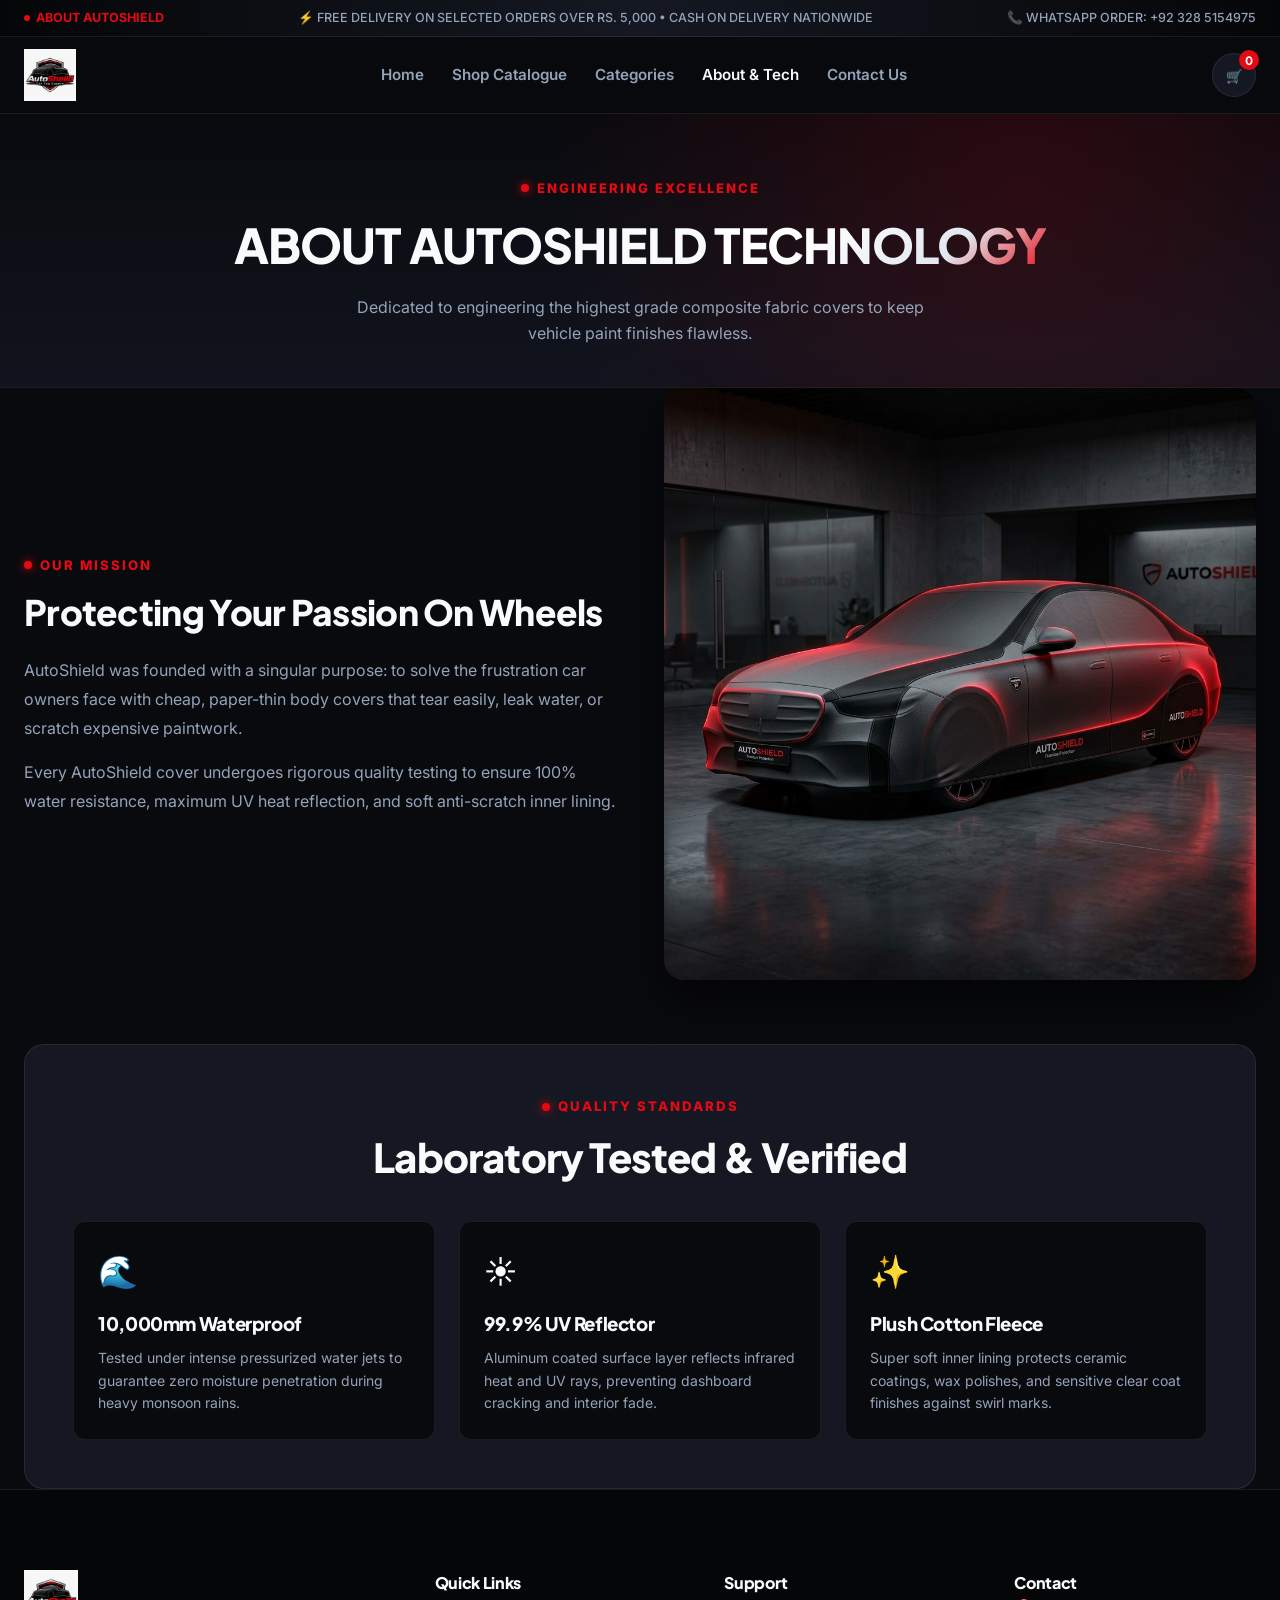
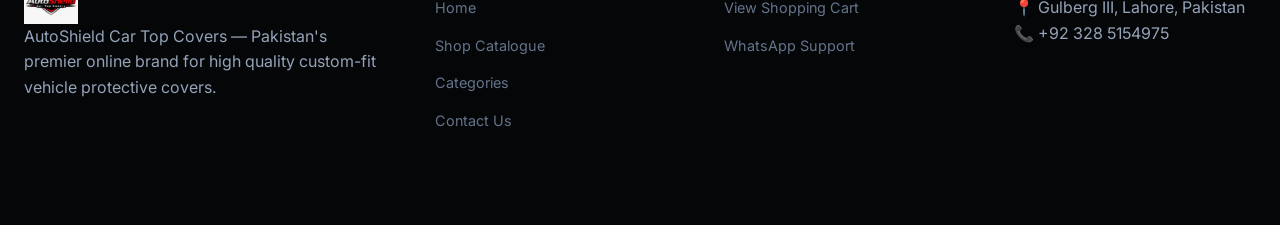
<file: about.html>
<!DOCTYPE html>
<html lang="en">
<head>
    <meta charset="UTF-8">
    <meta name="viewport" content="width=device-width, initial-scale=1.0">
    <title>About & Technology — AutoShield Car Top Covers</title>
    <link rel="stylesheet" href="styles.css">
</head>
<body>

    <!-- Top Bar -->
    <div class="topbar">
        <div class="topbar-content">
            <span class="topbar-badge">ABOUT AUTOSHIELD</span>
            <span>⚡ FREE DELIVERY ON SELECTED ORDERS OVER RS. 5,000 • CASH ON DELIVERY NATIONWIDE</span>
            <span>📞 WHATSAPP ORDER: +92 328 5154975</span>
        </div>
    </div>

    <!-- Header Navigation -->
    <header class="header">
        <div class="container nav">
            <a href="index.html" class="logo">
                <img src="autoshield-logo.png" alt="AutoShield Logo">
            </a>

            <ul class="nav-links">
                <li><a href="index.html">Home</a></li>
                <li><a href="shop.html">Shop Catalogue</a></li>
                <li><a href="categories.html">Categories</a></li>
                <li><a href="about.html" class="active">About & Tech</a></li>
                <li><a href="contact.html">Contact Us</a></li>
            </ul>

            <div class="header-actions">
                <button class="icon-btn" onclick="openCartDrawer()" title="Shopping Cart">
                    🛒<span class="badge" id="cartCount">0</span>
                </button>
            </div>
        </div>
    </header>

    <!-- Page Banner -->
    <section class="page-banner">
        <div class="container">
            <div class="eyebrow">Engineering Excellence</div>
            <h1>ABOUT AUTOSHIELD <span class="text-gradient">TECHNOLOGY</span></h1>
            <p>Dedicated to engineering the highest grade composite fabric covers to keep vehicle paint finishes flawless.</p>
        </div>
    </section>

    <!-- Content Section -->
    <section class="specs-section">
        <div class="container" style="display:flex; flex-direction:column; gap:64px;">
            
            <div style="display:grid; grid-template-columns: 1fr 1fr; gap:48px; align-items:center;">
                <div>
                    <div class="eyebrow">Our Mission</div>
                    <h2 style="font-size:2.2rem; margin-bottom: 16px;">Protecting Your Passion On Wheels</h2>
                    <p style="color:var(--text-secondary); line-height: 1.8; margin-bottom: 16px;">
                        AutoShield was founded with a singular purpose: to solve the frustration car owners face with cheap, paper-thin body covers that tear easily, leak water, or scratch expensive paintwork.
                    </p>
                    <p style="color:var(--text-secondary); line-height: 1.8;">
                        Every AutoShield cover undergoes rigorous quality testing to ensure 100% water resistance, maximum UV heat reflection, and soft anti-scratch inner lining.
                    </p>
                </div>
                <div>
                    <img src="images/hero_car_cover.png" alt="AutoShield Technology" style="border-radius: var(--radius-lg); box-shadow: var(--shadow-lg);">
                </div>
            </div>

            <!-- Lab Test Highlights Grid -->
            <div style="background:var(--card-bg); padding:48px; border-radius:var(--radius-lg); border:1px solid var(--border);">
                <div class="section-head" style="margin-bottom:32px;">
                    <div class="eyebrow">Quality Standards</div>
                    <h2>Laboratory Tested & Verified</h2>
                </div>

                <div style="display:grid; grid-template-columns: repeat(3, 1fr); gap:24px;">
                    <div style="background:var(--dark-bg); padding:24px; border-radius:var(--radius-md); border:1px solid var(--border);">
                        <div style="font-size:2rem; margin-bottom:12px;">🌊</div>
                        <h3>10,000mm Waterproof</h3>
                        <p style="color:var(--text-secondary); font-size:0.875rem; margin-top:8px;">Tested under intense pressurized water jets to guarantee zero moisture penetration during heavy monsoon rains.</p>
                    </div>

                    <div style="background:var(--dark-bg); padding:24px; border-radius:var(--radius-md); border:1px solid var(--border);">
                        <div style="font-size:2rem; margin-bottom:12px;">☀️</div>
                        <h3>99.9% UV Reflector</h3>
                        <p style="color:var(--text-secondary); font-size:0.875rem; margin-top:8px;">Aluminum coated surface layer reflects infrared heat and UV rays, preventing dashboard cracking and interior fade.</p>
                    </div>

                    <div style="background:var(--dark-bg); padding:24px; border-radius:var(--radius-md); border:1px solid var(--border);">
                        <div style="font-size:2rem; margin-bottom:12px;">✨</div>
                        <h3>Plush Cotton Fleece</h3>
                        <p style="color:var(--text-secondary); font-size:0.875rem; margin-top:8px;">Super soft inner lining protects ceramic coatings, wax polishes, and sensitive clear coat finishes against swirl marks.</p>
                    </div>
                </div>
            </div>

        </div>
    </section>

    <!-- Footer -->
    <footer class="footer">
        <div class="container footer-grid">
            <div class="footer-brand">
                <img src="autoshield-logo.png" alt="AutoShield" style="height: 54px;">
                <p>AutoShield Car Top Covers — Pakistan's premier online brand for high quality custom-fit vehicle protective covers.</p>
            </div>
            <div class="footer-col">
                <h4>Quick Links</h4>
                <ul class="footer-links">
                    <li><a href="index.html">Home</a></li>
                    <li><a href="shop.html">Shop Catalogue</a></li>
                    <li><a href="categories.html">Categories</a></li>
                    <li><a href="contact.html">Contact Us</a></li>
                </ul>
            </div>
            <div class="footer-col">
                <h4>Support</h4>
                <ul class="footer-links">
                    <li><a href="cart.html">View Shopping Cart</a></li>
                    <li><a href="#" onclick="orderViaWhatsApp(); return false;">WhatsApp Support</a></li>
                </ul>
            </div>
            <div class="footer-col">
                <h4>Contact</h4>
                <p>📍 Gulberg III, Lahore, Pakistan<br>📞 +92 328 5154975</p>
            </div>
        </div>
    </footer>

    <!-- Cart Drawer -->
    <aside class="cart-drawer" id="cartDrawer">
        <div class="cart-header">
            <h3>Your Cart 🛒</h3>
            <button class="icon-btn" onclick="closeCartDrawer()">✕</button>
        </div>
        <div class="cart-body" id="cartItems"></div>
        <div class="cart-footer">
            <div class="cart-subtotal">
                <span>Total Amount:</span>
                <span id="cartSubtotal" style="color: var(--red);">Rs. 0</span>
            </div>
            <a href="cart.html" class="btn btn-primary btn-full">PROCEED TO CHECKOUT →</a>
        </div>
    </aside>

    <div class="toast-container" id="toastContainer"></div>
    <script src="script.js"></script>
</body>
</html>
</file>
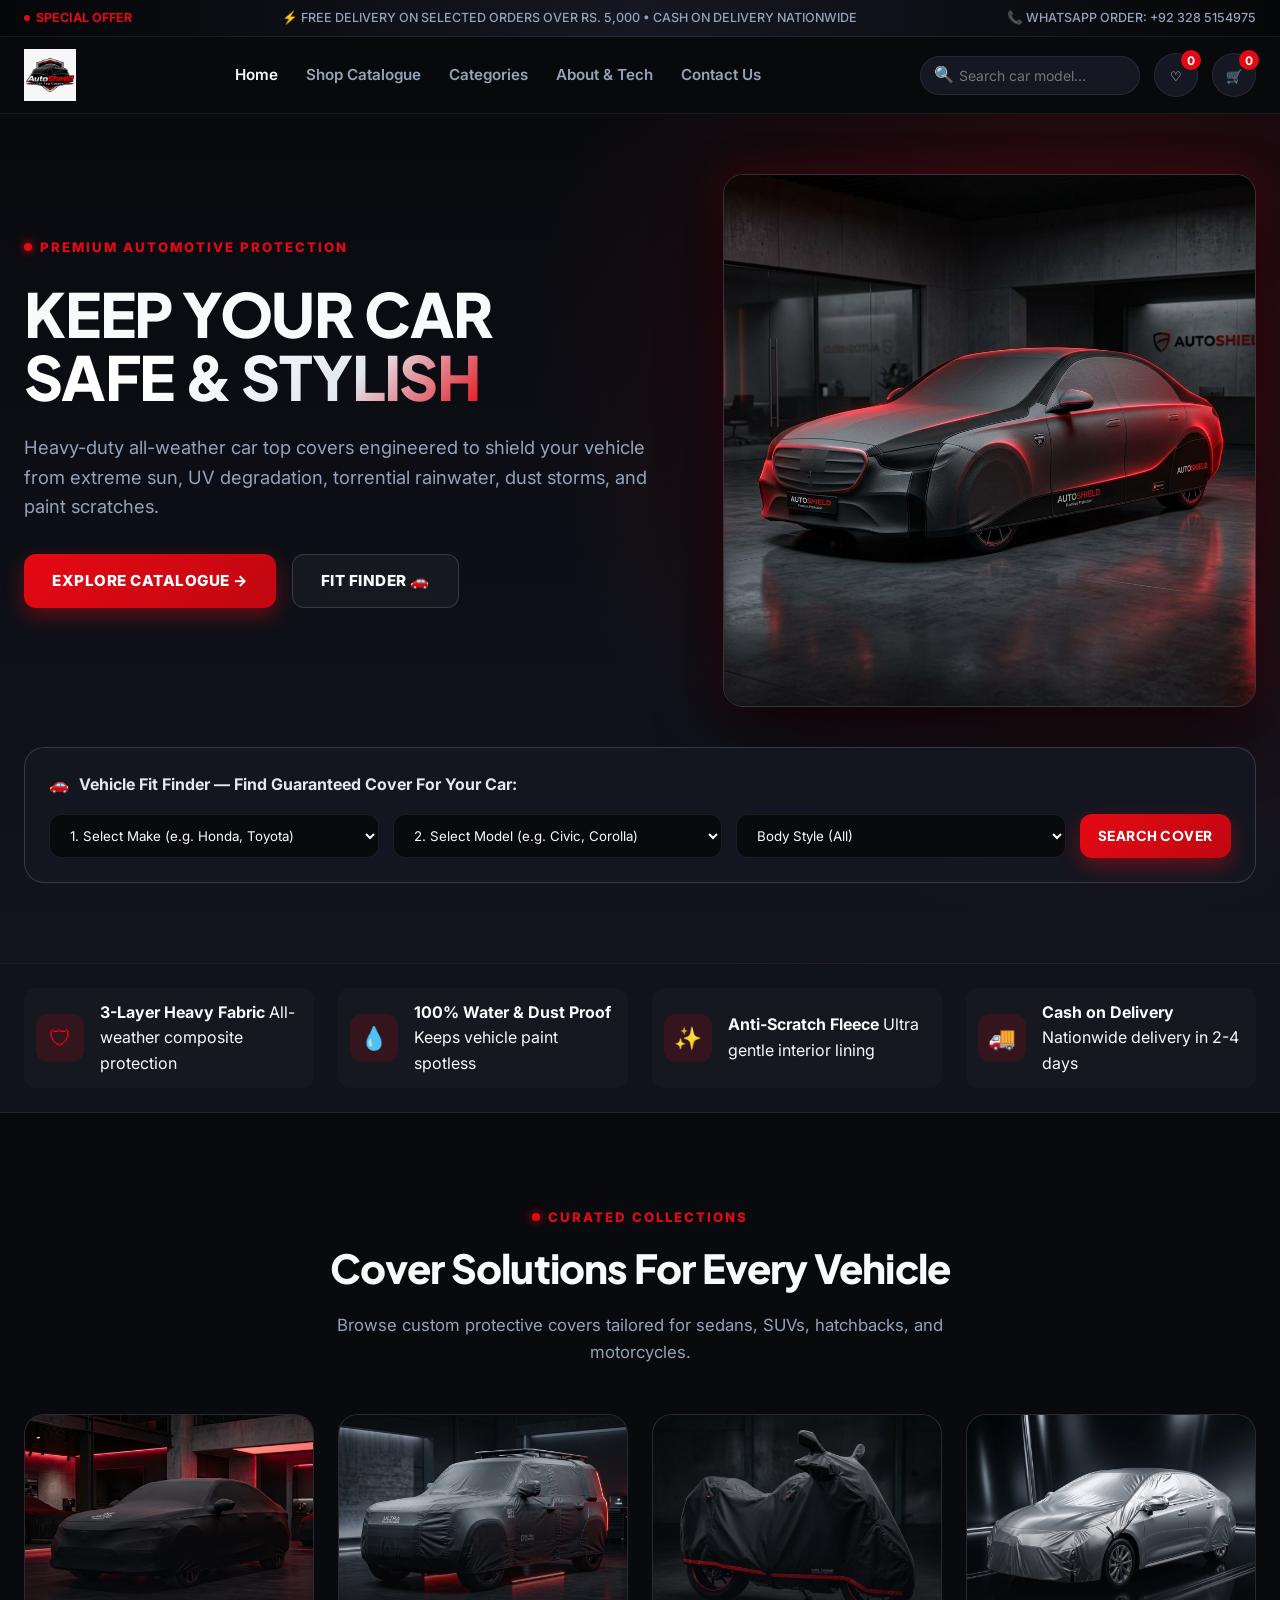
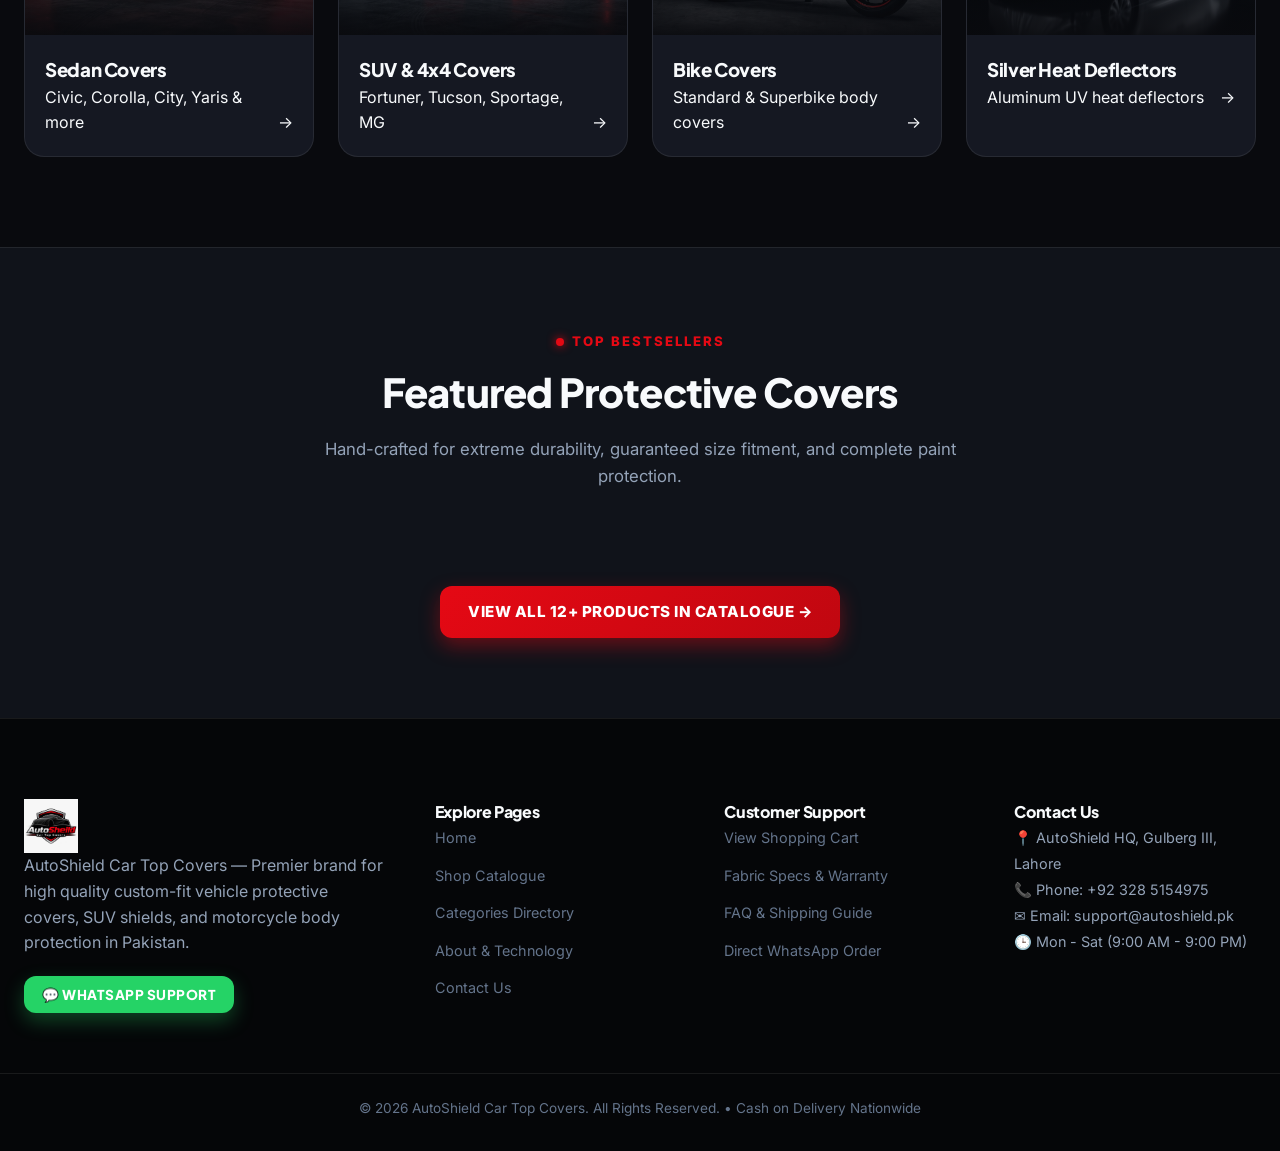
<file: autosheild_frontend.html>
<!DOCTYPE html>
<html lang="en">
<head>
    <meta charset="UTF-8">
    <meta name="viewport" content="width=device-width, initial-scale=1.0">
    <title>AutoShield — Premium Car & Vehicle Top Covers</title>
    <meta name="description" content="Shop 100% waterproof, UV reflective, and custom fit car top covers for sedan, hatchbacks, SUVs, and bikes in Pakistan.">
    <link rel="stylesheet" href="styles.css">
</head>
<body>

    <!-- Top Announcement Bar -->
    <div class="topbar">
        <div class="topbar-content">
            <span class="topbar-badge">SPECIAL OFFER</span>
            <span>⚡ FREE DELIVERY ON SELECTED ORDERS OVER RS. 5,000 • CASH ON DELIVERY NATIONWIDE</span>
            <span>📞 WHATSAPP ORDER: +92 328 5154975</span>
        </div>
    </div>

    <!-- Sticky Navigation Header -->
    <header class="header">
        <div class="container nav">
            <a href="index.html" class="logo">
                <img src="autoshield-logo.png" alt="AutoShield Logo">
            </a>

            <ul class="nav-links">
                <li><a href="index.html" class="active">Home</a></li>
                <li><a href="shop.html">Shop Catalogue</a></li>
                <li><a href="categories.html">Categories</a></li>
                <li><a href="about.html">About & Tech</a></li>
                <li><a href="contact.html">Contact Us</a></li>
            </ul>

            <div class="header-actions">
                <div class="search-box">
                    <i>🔍</i>
                    <input type="text" id="searchInput" placeholder="Search car model...">
                </div>

                <button class="icon-btn" onclick="window.location.href='shop.html'" title="Wishlist">
                    ♡<span class="badge" id="wishCount">0</span>
                </button>

                <button class="icon-btn" onclick="openCartDrawer()" title="Shopping Cart">
                    🛒<span class="badge" id="cartCount">0</span>
                </button>

                <button class="mobile-menu-btn" onclick="document.getElementById('mobileNav').classList.toggle('open')">☰</button>
            </div>
        </div>
    </header>

    <!-- Hero Section -->
    <section class="hero">
        <div class="container hero-grid">
            <div class="hero-content">
                <div class="eyebrow">Premium Automotive Protection</div>
                <h1>KEEP YOUR CAR <br><span class="text-gradient">SAFE & STYLISH</span></h1>
                <p>Heavy-duty all-weather car top covers engineered to shield your vehicle from extreme sun, UV degradation, torrential rainwater, dust storms, and paint scratches.</p>

                <div class="hero-actions">
                    <a href="shop.html" class="btn btn-primary">EXPLORE CATALOGUE →</a>
                    <a href="#fit-finder" class="btn btn-outline">FIT FINDER 🚗</a>
                </div>
            </div>

            <div class="hero-visual">
                <img src="images/hero_car_cover.png" alt="AutoShield Premium Car Cover">
            </div>
        </div>

        <!-- Vehicle Fit Finder Bar -->
        <div class="container" id="fit-finder">
            <div class="fit-finder">
                <div class="fit-finder-title">
                    <span>🚗</span> <strong>Vehicle Fit Finder — Find Guaranteed Cover For Your Car:</strong>
                </div>
                <div class="fit-finder-form">
                    <select id="fitMake" onchange="updateFitModels()">
                        <option value="">1. Select Make (e.g. Honda, Toyota)</option>
                        <option value="Honda">Honda</option>
                        <option value="Toyota">Toyota</option>
                        <option value="Suzuki">Suzuki</option>
                        <option value="Hyundai">Hyundai</option>
                        <option value="Kia">Kia</option>
                        <option value="MG">MG</option>
                        <option value="Haval">Haval</option>
                    </select>

                    <select id="fitModel">
                        <option value="">2. Select Model (e.g. Civic, Corolla)</option>
                    </select>

                    <select id="fitBody">
                        <option value="Sedan">Body Style (All)</option>
                        <option value="Sedan">Sedan</option>
                        <option value="Hatchback">Hatchback</option>
                        <option value="SUV">SUV & 4x4</option>
                    </select>

                    <button class="btn btn-primary btn-sm" onclick="searchFitCover()">
                        SEARCH COVER
                    </button>
                </div>
            </div>
        </div>
    </section>

    <!-- Trust Highlights Bar -->
    <section class="trust-bar">
        <div class="container trust-grid">
            <div class="trust-item">
                <div class="trust-icon">🛡</div>
                <div class="trust-info">
                    <strong>3-Layer Heavy Fabric</strong>
                    <span>All-weather composite protection</span>
                </div>
            </div>

            <div class="trust-item">
                <div class="trust-icon">💧</div>
                <div class="trust-info">
                    <strong>100% Water & Dust Proof</strong>
                    <span>Keeps vehicle paint spotless</span>
                </div>
            </div>

            <div class="trust-item">
                <div class="trust-icon">✨</div>
                <div class="trust-info">
                    <strong>Anti-Scratch Fleece</strong>
                    <span>Ultra gentle interior lining</span>
                </div>
            </div>

            <div class="trust-item">
                <div class="trust-icon">🚚</div>
                <div class="trust-info">
                    <strong>Cash on Delivery</strong>
                    <span>Nationwide delivery in 2-4 days</span>
                </div>
            </div>
        </div>
    </section>

    <!-- Featured Categories Showcase -->
    <section class="categories-section">
        <div class="container">
            <div class="section-head">
                <div class="eyebrow">Curated Collections</div>
                <h2>Cover Solutions For Every Vehicle</h2>
                <p>Browse custom protective covers tailored for sedans, SUVs, hatchbacks, and motorcycles.</p>
            </div>

            <div class="categories-grid">
                <div class="category-card" onclick="window.location.href='categories.html#sedan'">
                    <div class="category-img">
                        <img src="images/cover_sedan_black.png" alt="Sedan Car Covers">
                        <div class="category-overlay"></div>
                    </div>
                    <div class="category-content">
                        <div>
                            <h3>Sedan Covers</h3>
                            <p>Civic, Corolla, City, Yaris & more</p>
                        </div>
                        <div class="category-arrow">→</div>
                    </div>
                </div>

                <div class="category-card" onclick="window.location.href='categories.html#suv'">
                    <div class="category-img">
                        <img src="images/cat_suv_cover.png" alt="SUV & 4x4 Covers">
                        <div class="category-overlay"></div>
                    </div>
                    <div class="category-content">
                        <div>
                            <h3>SUV & 4x4 Covers</h3>
                            <p>Fortuner, Tucson, Sportage, MG</p>
                        </div>
                        <div class="category-arrow">→</div>
                    </div>
                </div>

                <div class="category-card" onclick="window.location.href='categories.html#bike'">
                    <div class="category-img">
                        <img src="images/cat_bike_cover.png" alt="Bike Body Covers">
                        <div class="category-overlay"></div>
                    </div>
                    <div class="category-content">
                        <div>
                            <h3>Bike Covers</h3>
                            <p>Standard & Superbike body covers</p>
                        </div>
                        <div class="category-arrow">→</div>
                    </div>
                </div>

                <div class="category-card" onclick="window.location.href='categories.html#silver'">
                    <div class="category-img">
                        <img src="images/cover_sedan_silver.png" alt="Heat Deflectors">
                        <div class="category-overlay"></div>
                    </div>
                    <div class="category-content">
                        <div>
                            <h3>Silver Heat Deflectors</h3>
                            <p>Aluminum UV heat deflectors</p>
                        </div>
                        <div class="category-arrow">→</div>
                    </div>
                </div>
            </div>
        </div>
    </section>

    <!-- Top Bestsellers Showcase -->
    <section class="shop-section">
        <div class="container">
            <div class="section-head">
                <div class="eyebrow">Top Bestsellers</div>
                <h2>Featured Protective Covers</h2>
                <p>Hand-crafted for extreme durability, guaranteed size fitment, and complete paint protection.</p>
            </div>

            <div class="product-grid" id="productGrid"></div>

            <div style="text-align: center; margin-top: 48px;">
                <a href="shop.html" class="btn btn-primary">VIEW ALL 12+ PRODUCTS IN CATALOGUE →</a>
            </div>
        </div>
    </section>

    <!-- Footer -->
    <footer class="footer">
        <div class="container footer-grid">
            <div class="footer-brand">
                <img src="autoshield-logo.png" alt="AutoShield" style="height: 54px;">
                <p>AutoShield Car Top Covers — Premier brand for high quality custom-fit vehicle protective covers, SUV shields, and motorcycle body protection in Pakistan.</p>
                <div style="margin-top: 20px;">
                    <button class="btn btn-whatsapp btn-sm" onclick="orderViaWhatsApp()">💬 WhatsApp Support</button>
                </div>
            </div>

            <div class="footer-col">
                <h4>Explore Pages</h4>
                <ul class="footer-links">
                    <li><a href="index.html">Home</a></li>
                    <li><a href="shop.html">Shop Catalogue</a></li>
                    <li><a href="categories.html">Categories Directory</a></li>
                    <li><a href="about.html">About & Technology</a></li>
                    <li><a href="contact.html">Contact Us</a></li>
                </ul>
            </div>

            <div class="footer-col">
                <h4>Customer Support</h4>
                <ul class="footer-links">
                    <li><a href="cart.html">View Shopping Cart</a></li>
                    <li><a href="about.html">Fabric Specs & Warranty</a></li>
                    <li><a href="contact.html#faq">FAQ & Shipping Guide</a></li>
                    <li><a href="#" onclick="orderViaWhatsApp(); return false;">Direct WhatsApp Order</a></li>
                </ul>
            </div>

            <div class="footer-col">
                <h4>Contact Us</h4>
                <div style="font-size: 0.9rem; line-height: 1.8;">
                    <p>📍 AutoShield HQ, Gulberg III, Lahore</p>
                    <p>📞 Phone: +92 328 5154975</p>
                    <p>✉ Email: support@autoshield.pk</p>
                    <p>🕒 Mon - Sat (9:00 AM - 9:00 PM)</p>
                </div>
            </div>
        </div>

        <div class="container" style="border-top: 1px solid var(--border); padding-top: 24px; text-align: center; color: var(--text-muted); font-size: 0.85rem;">
            © 2026 AutoShield Car Top Covers. All Rights Reserved. • Cash on Delivery Nationwide
        </div>
    </footer>

    <!-- Cart Drawer -->
    <aside class="cart-drawer" id="cartDrawer">
        <div class="cart-header">
            <h3>Your Cart 🛒</h3>
            <button class="icon-btn" onclick="closeCartDrawer()">✕</button>
        </div>
        <div class="cart-body" id="cartItems"></div>
        <div class="cart-footer">
            <div class="cart-subtotal">
                <span>Total Amount:</span>
                <span id="cartSubtotal" style="color: var(--red);">Rs. 0</span>
            </div>
            <a href="cart.html" class="btn btn-primary btn-full">PROCEED TO CHECKOUT →</a>
            <button class="btn btn-whatsapp btn-full" style="margin-top: 10px;" onclick="orderViaWhatsApp()">💬 QUICK ORDER VIA WHATSAPP</button>
        </div>
    </aside>

    <div class="toast-container" id="toastContainer"></div>
    <script src="script.js"></script>
</body>
</html>
</file>
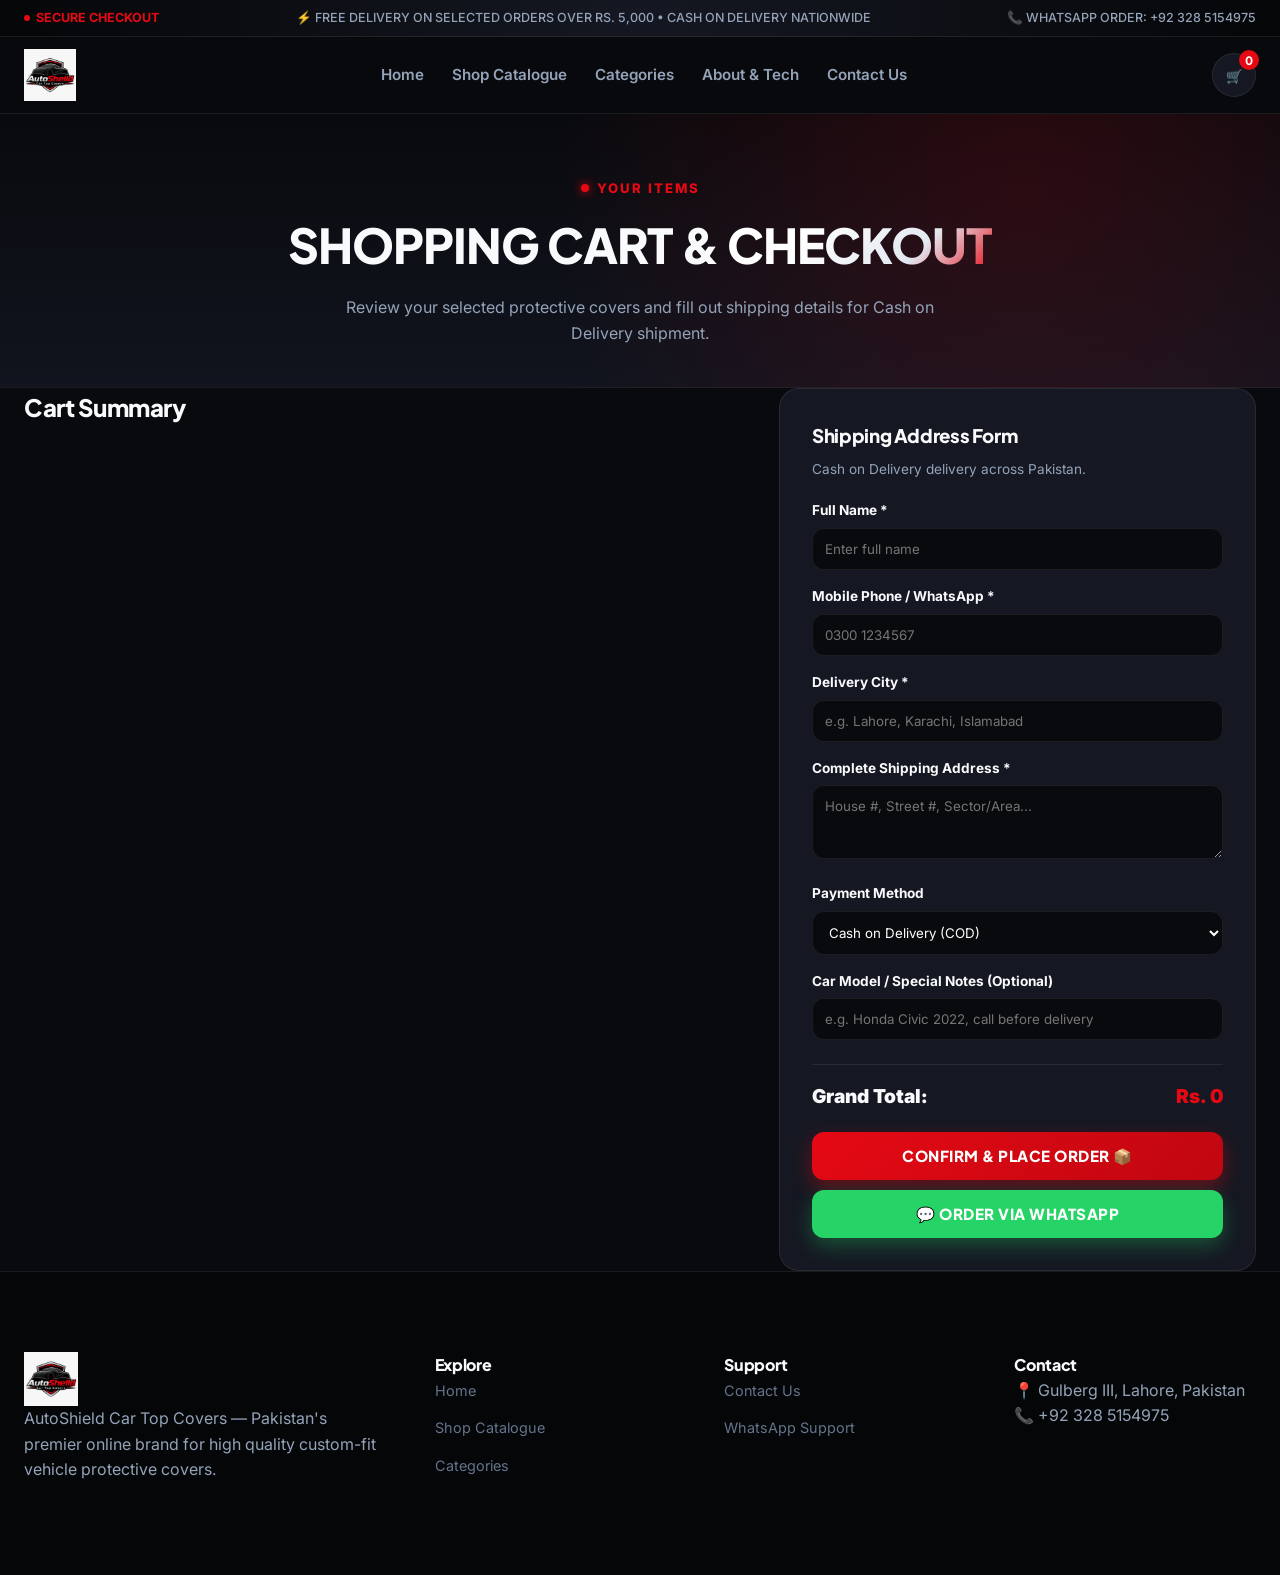
<file: cart.html>
<!DOCTYPE html>
<html lang="en">
<head>
    <meta charset="UTF-8">
    <meta name="viewport" content="width=device-width, initial-scale=1.0">
    <title>Shopping Cart & Checkout — AutoShield Car Top Covers</title>
    <link rel="stylesheet" href="styles.css">
</head>
<body>

    <!-- Top Bar -->
    <div class="topbar">
        <div class="topbar-content">
            <span class="topbar-badge">SECURE CHECKOUT</span>
            <span>⚡ FREE DELIVERY ON SELECTED ORDERS OVER RS. 5,000 • CASH ON DELIVERY NATIONWIDE</span>
            <span>📞 WHATSAPP ORDER: +92 328 5154975</span>
        </div>
    </div>

    <!-- Header Navigation -->
    <header class="header">
        <div class="container nav">
            <a href="index.html" class="logo">
                <img src="autoshield-logo.png" alt="AutoShield Logo">
            </a>

            <ul class="nav-links">
                <li><a href="index.html">Home</a></li>
                <li><a href="shop.html">Shop Catalogue</a></li>
                <li><a href="categories.html">Categories</a></li>
                <li><a href="about.html">About & Tech</a></li>
                <li><a href="contact.html">Contact Us</a></li>
            </ul>

            <div class="header-actions">
                <button class="icon-btn" onclick="openCartDrawer()" title="Shopping Cart">
                    🛒<span class="badge" id="cartCount">0</span>
                </button>
            </div>
        </div>
    </header>

    <!-- Page Banner -->
    <section class="page-banner">
        <div class="container">
            <div class="eyebrow">Your Items</div>
            <h1>SHOPPING CART & <span class="text-gradient">CHECKOUT</span></h1>
            <p>Review your selected protective covers and fill out shipping details for Cash on Delivery shipment.</p>
        </div>
    </section>

    <!-- Cart Items & Order Form Layout -->
    <section class="specs-section">
        <div class="container" style="display:grid; grid-template-columns: 1.2fr 0.8fr; gap:40px;">
            
            <!-- Cart Items Table Container -->
            <div>
                <h2 style="margin-bottom:20px;">Cart Summary</h2>
                <div id="cartPageItems"></div>
            </div>

            <!-- Shipping & Checkout Address Form -->
            <div style="background:var(--card-bg); padding:32px; border-radius:var(--radius-lg); border:1px solid var(--border); height:fit-content;">
                <h3 style="margin-bottom:8px;">Shipping Address Form</h3>
                <p style="color:var(--text-secondary); font-size:0.85rem; margin-bottom:20px;">Cash on Delivery delivery across Pakistan.</p>

                <form onsubmit="handleCheckoutSubmit(event)">
                    <div style="margin-bottom:16px;">
                        <label style="display:block; font-weight:700; margin-bottom:6px; font-size:0.85rem;">Full Name *</label>
                        <input type="text" id="custName" required placeholder="Enter full name" style="width:100%; padding:12px; background:var(--dark-bg); color:#fff; border:1px solid var(--border); border-radius:var(--radius-md);">
                    </div>

                    <div style="margin-bottom:16px;">
                        <label style="display:block; font-weight:700; margin-bottom:6px; font-size:0.85rem;">Mobile Phone / WhatsApp *</label>
                        <input type="tel" id="custPhone" required placeholder="0300 1234567" style="width:100%; padding:12px; background:var(--dark-bg); color:#fff; border:1px solid var(--border); border-radius:var(--radius-md);">
                    </div>

                    <div style="margin-bottom:16px;">
                        <label style="display:block; font-weight:700; margin-bottom:6px; font-size:0.85rem;">Delivery City *</label>
                        <input type="text" id="custCity" required placeholder="e.g. Lahore, Karachi, Islamabad" style="width:100%; padding:12px; background:var(--dark-bg); color:#fff; border:1px solid var(--border); border-radius:var(--radius-md);">
                    </div>

                    <div style="margin-bottom:16px;">
                        <label style="display:block; font-weight:700; margin-bottom:6px; font-size:0.85rem;">Complete Shipping Address *</label>
                        <textarea id="custAddress" required rows="3" placeholder="House #, Street #, Sector/Area..." style="width:100%; padding:12px; background:var(--dark-bg); color:#fff; border:1px solid var(--border); border-radius:var(--radius-md);"></textarea>
                    </div>

                    <div style="margin-bottom:16px;">
                        <label style="display:block; font-weight:700; margin-bottom:6px; font-size:0.85rem;">Payment Method</label>
                        <select id="custPayment" style="width:100%; padding:12px; background:var(--dark-bg); color:#fff; border:1px solid var(--border); border-radius:var(--radius-md);">
                            <option value="Cash on Delivery (COD)">Cash on Delivery (COD)</option>
                            <option value="Bank Transfer / JazzCash / EasyPaisa">Bank Transfer / JazzCash / EasyPaisa</option>
                        </select>
                    </div>

                    <div style="margin-bottom:24px;">
                        <label style="display:block; font-weight:700; margin-bottom:6px; font-size:0.85rem;">Car Model / Special Notes (Optional)</label>
                        <input type="text" id="custNotes" placeholder="e.g. Honda Civic 2022, call before delivery" style="width:100%; padding:12px; background:var(--dark-bg); color:#fff; border:1px solid var(--border); border-radius:var(--radius-md);">
                    </div>

                    <div style="border-top:1px solid var(--border); padding-top:16px; margin-bottom:20px;">
                        <div style="display:flex; justify-content:space-between; font-size:1.2rem; font-weight:900;">
                            <span>Grand Total:</span>
                            <span id="cartPageGrandTotal" style="color:var(--red);">Rs. 0</span>
                        </div>
                    </div>

                    <button type="submit" class="btn btn-primary btn-full">CONFIRM & PLACE ORDER 📦</button>
                    <button type="button" class="btn btn-whatsapp btn-full" style="margin-top:10px;" onclick="orderViaWhatsApp()">💬 ORDER VIA WHATSAPP</button>
                </form>
            </div>

        </div>
    </section>

    <!-- Order Confirmation Modal -->
    <div class="modal-backdrop" id="orderConfirmModal">
        <div class="order-modal">
            <div class="order-modal-header">
                <div class="order-success-icon">✓</div>
                <h2 style="font-size:1.6rem; margin-bottom:4px;">Order Confirmed! 🎉</h2>
                <p style="color:var(--text-secondary); font-size:0.9rem;">Thank you! Your AutoShield order has been received.</p>
                <div class="order-id-badge" id="modalOrderNumber">#AS-000000</div>
            </div>

            <div class="order-receipt-card" id="modalReceiptContent">
                <!-- Dynamically populated by script.js -->
            </div>

            <div class="order-actions-stack">
                <a href="#" id="modalStoreWaBtn" target="_blank" class="btn btn-whatsapp btn-full" style="text-decoration:none; display:flex; align-items:center; justify-content:center; gap:8px;">
                    💬 Open WhatsApp to Send Order to Store
                </a>
                <a href="#" id="modalCustomerWaBtn" target="_blank" class="btn btn-secondary-action btn-full" style="text-decoration:none;">
                    📲 Send Confirmation to Customer WhatsApp
                </a>
                <button type="button" class="btn-secondary-action btn-full" onclick="copyOrderSummary()">
                    📋 Copy Order Details to Clipboard
                </button>
                <button type="button" class="btn btn-outline btn-full" onclick="closeOrderModal()" style="margin-top:4px;">
                    Continue Shopping
                </button>
            </div>

            <p class="whatsapp-notice">
                🔒 An automated text summary has been generated for WhatsApp. You can review and send it anytime.
            </p>
        </div>
    </div>

    <!-- Footer -->
    <footer class="footer">
        <div class="container footer-grid">
            <div class="footer-brand">
                <img src="autoshield-logo.png" alt="AutoShield" style="height: 54px;">
                <p>AutoShield Car Top Covers — Pakistan's premier online brand for high quality custom-fit vehicle protective covers.</p>
            </div>
            <div class="footer-col">
                <h4>Explore</h4>
                <ul class="footer-links">
                    <li><a href="index.html">Home</a></li>
                    <li><a href="shop.html">Shop Catalogue</a></li>
                    <li><a href="categories.html">Categories</a></li>
                </ul>
            </div>
            <div class="footer-col">
                <h4>Support</h4>
                <ul class="footer-links">
                    <li><a href="contact.html">Contact Us</a></li>
                    <li><a href="#" onclick="orderViaWhatsApp(); return false;">WhatsApp Support</a></li>
                </ul>
            </div>
            <div class="footer-col">
                <h4>Contact</h4>
                <p>📍 Gulberg III, Lahore, Pakistan<br>📞 +92 328 5154975</p>
            </div>
        </div>
    </footer>

    <!-- Cart Drawer -->
    <aside class="cart-drawer" id="cartDrawer">
        <div class="cart-header">
            <h3>Your Cart 🛒</h3>
            <button class="icon-btn" onclick="closeCartDrawer()">✕</button>
        </div>
        <div class="cart-body" id="cartItems"></div>
        <div class="cart-footer">
            <div class="cart-subtotal">
                <span>Total Amount:</span>
                <span id="cartSubtotal" style="color: var(--red);">Rs. 0</span>
            </div>
            <a href="cart.html" class="btn btn-primary btn-full">PROCEED TO CHECKOUT →</a>
        </div>
    </aside>

    <div class="toast-container" id="toastContainer"></div>
    <script src="script.js"></script>
    <script>
        document.addEventListener('DOMContentLoaded', () => {
            initCartPage();
        });
    </script>
</body>
</html>
</file>
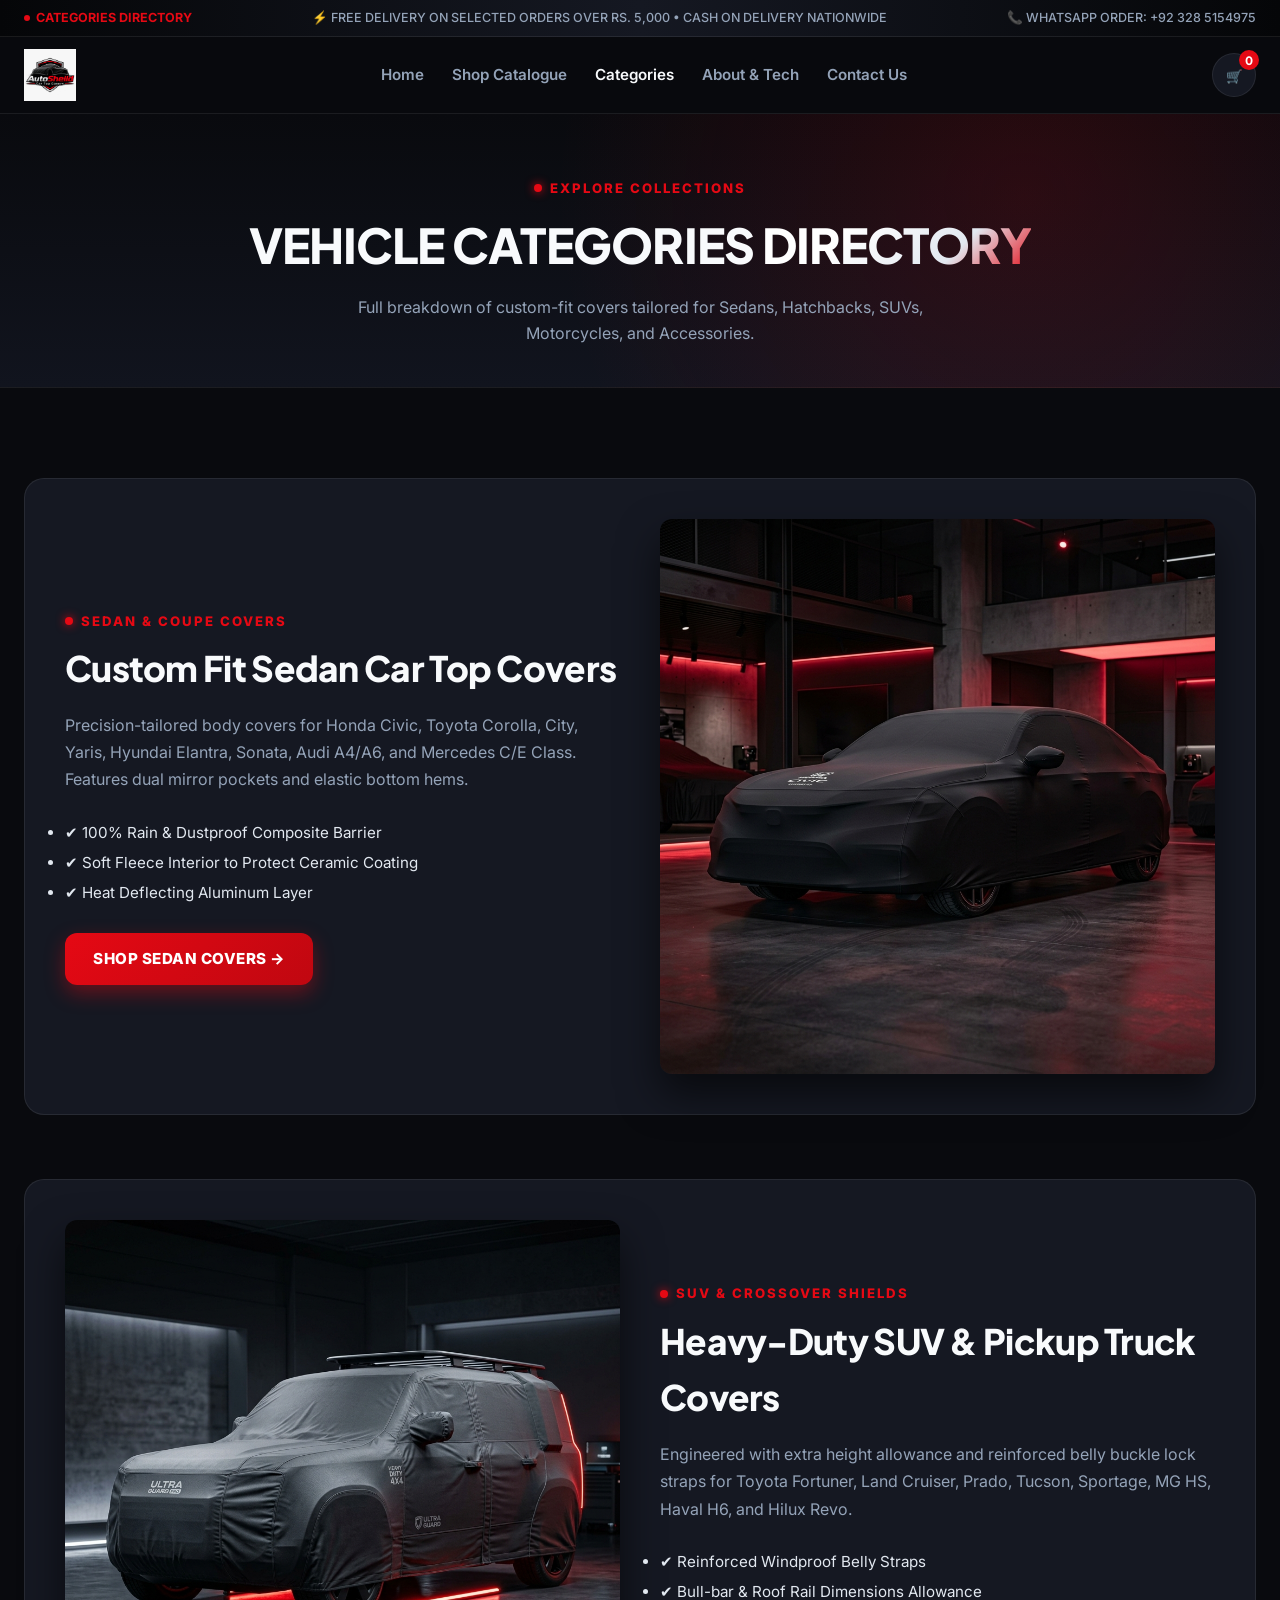
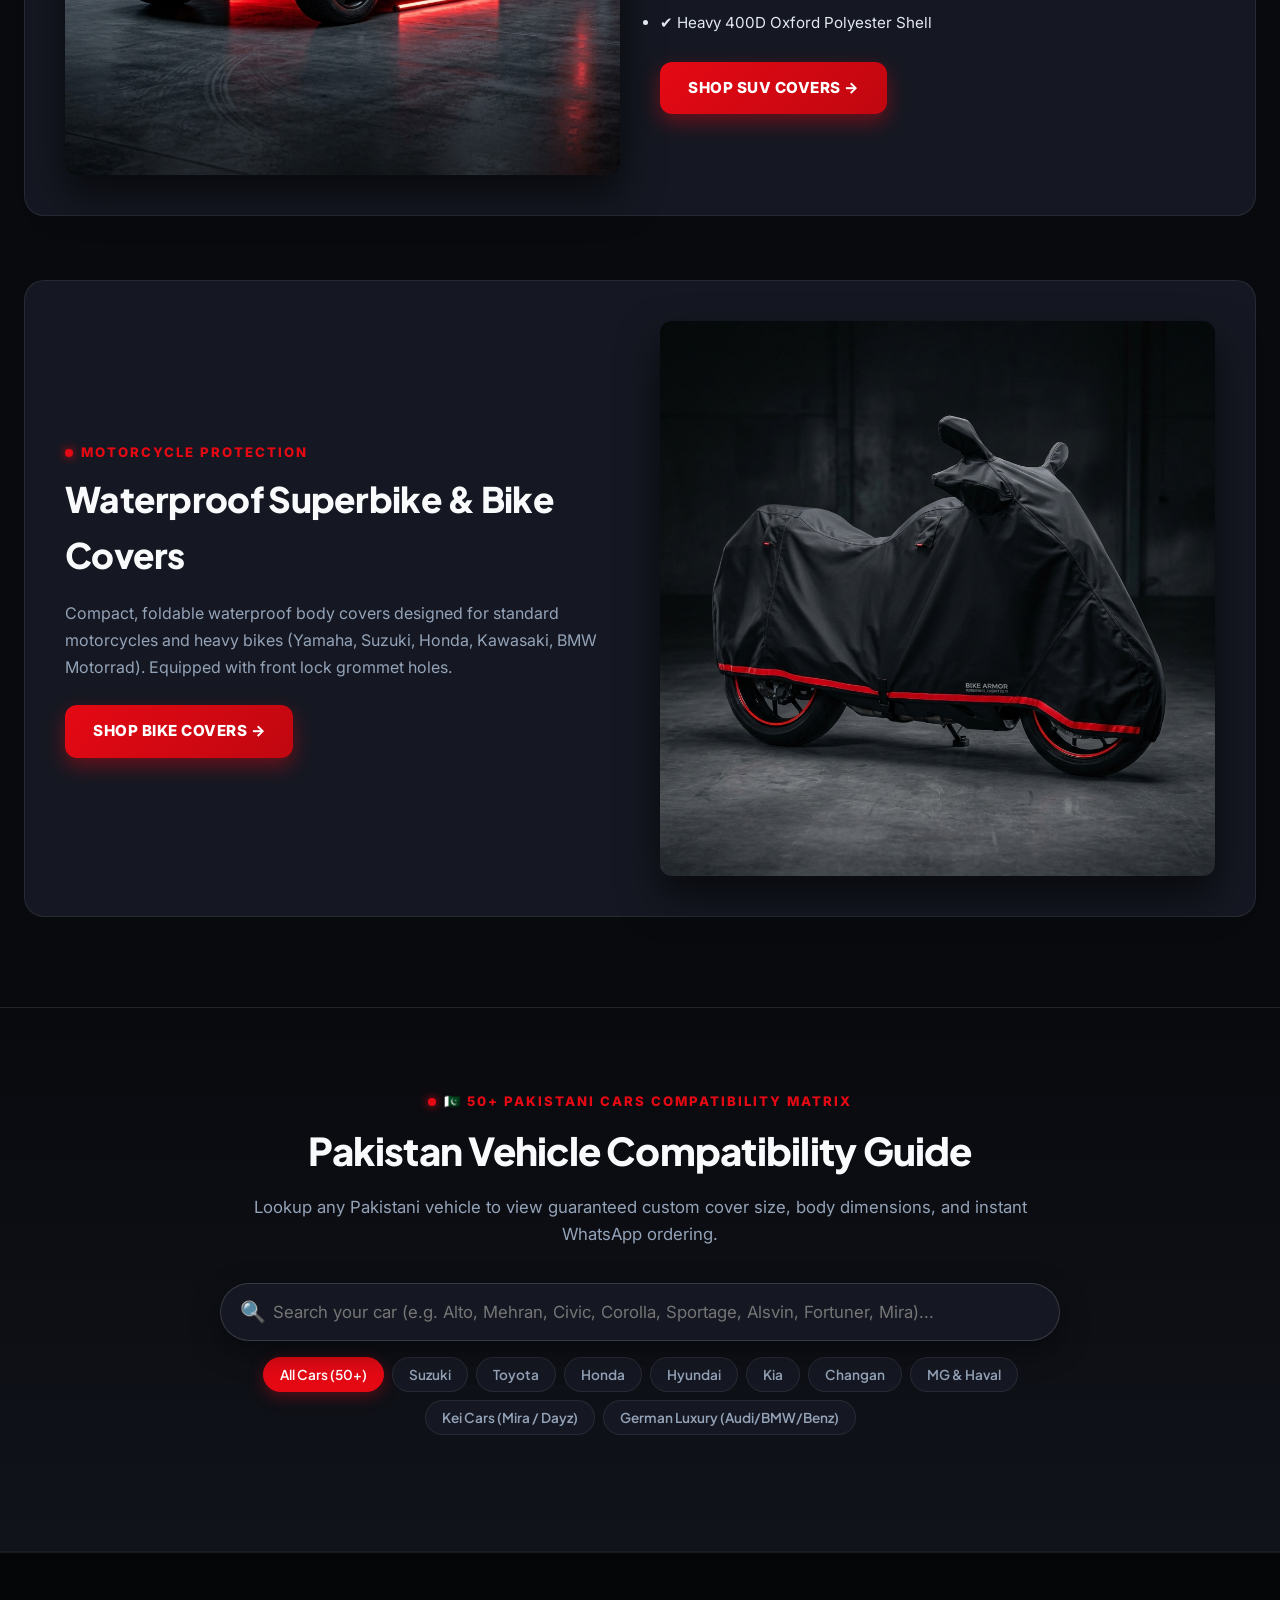
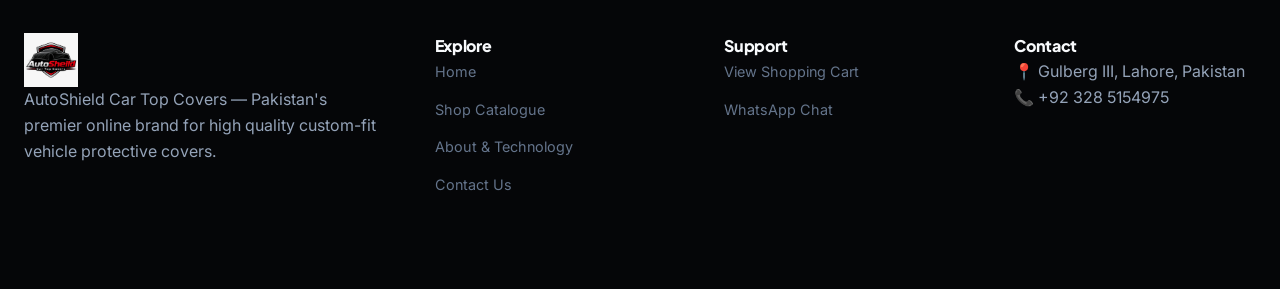
<file: categories.html>
<!DOCTYPE html>
<html lang="en">
<head>
    <meta charset="UTF-8">
    <meta name="viewport" content="width=device-width, initial-scale=1.0">
    <title>Categories Directory — AutoShield Car Top Covers</title>
    <link rel="stylesheet" href="styles.css">
</head>
<body>

    <!-- Top Bar -->
    <div class="topbar">
        <div class="topbar-content">
            <span class="topbar-badge">CATEGORIES DIRECTORY</span>
            <span>⚡ FREE DELIVERY ON SELECTED ORDERS OVER RS. 5,000 • CASH ON DELIVERY NATIONWIDE</span>
            <span>📞 WHATSAPP ORDER: +92 328 5154975</span>
        </div>
    </div>

    <!-- Header Navigation -->
    <header class="header">
        <div class="container nav">
            <a href="index.html" class="logo">
                <img src="autoshield-logo.png" alt="AutoShield Logo">
            </a>

            <ul class="nav-links">
                <li><a href="index.html">Home</a></li>
                <li><a href="shop.html">Shop Catalogue</a></li>
                <li><a href="categories.html" class="active">Categories</a></li>
                <li><a href="about.html">About & Tech</a></li>
                <li><a href="contact.html">Contact Us</a></li>
            </ul>

            <div class="header-actions">
                <button class="icon-btn" onclick="openCartDrawer()" title="Shopping Cart">
                    🛒<span class="badge" id="cartCount">0</span>
                </button>
            </div>
        </div>
    </header>

    <!-- Page Banner -->
    <section class="page-banner">
        <div class="container">
            <div class="eyebrow">Explore Collections</div>
            <h1>VEHICLE CATEGORIES <span class="text-gradient">DIRECTORY</span></h1>
            <p>Full breakdown of custom-fit covers tailored for Sedans, Hatchbacks, SUVs, Motorcycles, and Accessories.</p>
        </div>
    </section>

    <!-- Categories Grid -->
    <section class="categories-section">
        <div class="container" style="display:flex; flex-direction:column; gap:64px;">
            
            <!-- Category 1: Sedan Covers -->
            <div id="sedan" style="display:grid; grid-template-columns: 1fr 1fr; gap:40px; align-items:center; background:var(--card-bg); padding:40px; border-radius:var(--radius-lg); border:1px solid var(--border);">
                <div>
                    <div class="eyebrow">Sedan & Coupe Covers</div>
                    <h2 style="font-size: 2.2rem; margin-bottom: 16px;">Custom Fit Sedan Car Top Covers</h2>
                    <p style="color:var(--text-secondary); margin-bottom: 24px; line-height: 1.7;">
                        Precision-tailored body covers for Honda Civic, Toyota Corolla, City, Yaris, Hyundai Elantra, Sonata, Audi A4/A6, and Mercedes C/E Class. Features dual mirror pockets and elastic bottom hems.
                    </p>
                    <ul style="color:var(--silver); line-height: 2; margin-bottom: 24px; font-size: 0.95rem;">
                        <li>✔ 100% Rain & Dustproof Composite Barrier</li>
                        <li>✔ Soft Fleece Interior to Protect Ceramic Coating</li>
                        <li>✔ Heat Deflecting Aluminum Layer</li>
                    </ul>
                    <a href="shop.html" class="btn btn-primary">SHOP SEDAN COVERS →</a>
                </div>
                <div>
                    <img src="images/cover_sedan_black.png" alt="Sedan Cover" style="border-radius:var(--radius-md); box-shadow:var(--shadow-lg);">
                </div>
            </div>

            <!-- Category 2: SUV & 4x4 Covers -->
            <div id="suv" style="display:grid; grid-template-columns: 1fr 1fr; gap:40px; align-items:center; background:var(--card-bg); padding:40px; border-radius:var(--radius-lg); border:1px solid var(--border);">
                <div>
                    <img src="images/cat_suv_cover.png" alt="SUV Cover" style="border-radius:var(--radius-md); box-shadow:var(--shadow-lg);">
                </div>
                <div>
                    <div class="eyebrow">SUV & Crossover Shields</div>
                    <h2 style="font-size: 2.2rem; margin-bottom: 16px;">Heavy-Duty SUV & Pickup Truck Covers</h2>
                    <p style="color:var(--text-secondary); margin-bottom: 24px; line-height: 1.7;">
                        Engineered with extra height allowance and reinforced belly buckle lock straps for Toyota Fortuner, Land Cruiser, Prado, Tucson, Sportage, MG HS, Haval H6, and Hilux Revo.
                    </p>
                    <ul style="color:var(--silver); line-height: 2; margin-bottom: 24px; font-size: 0.95rem;">
                        <li>✔ Reinforced Windproof Belly Straps</li>
                        <li>✔ Bull-bar & Roof Rail Dimensions Allowance</li>
                        <li>✔ Heavy 400D Oxford Polyester Shell</li>
                    </ul>
                    <a href="shop.html" class="btn btn-primary">SHOP SUV COVERS →</a>
                </div>
            </div>

            <!-- Category 3: Bike Body Covers -->
            <div id="bike" style="display:grid; grid-template-columns: 1fr 1fr; gap:40px; align-items:center; background:var(--card-bg); padding:40px; border-radius:var(--radius-lg); border:1px solid var(--border);">
                <div>
                    <div class="eyebrow">Motorcycle Protection</div>
                    <h2 style="font-size: 2.2rem; margin-bottom: 16px;">Waterproof Superbike & Bike Covers</h2>
                    <p style="color:var(--text-secondary); margin-bottom: 24px; line-height: 1.7;">
                        Compact, foldable waterproof body covers designed for standard motorcycles and heavy bikes (Yamaha, Suzuki, Honda, Kawasaki, BMW Motorrad). Equipped with front lock grommet holes.
                    </p>
                    <a href="shop.html" class="btn btn-primary">SHOP BIKE COVERS →</a>
                </div>
                <div>
                    <img src="images/cat_bike_cover.png" alt="Bike Cover" style="border-radius:var(--radius-md); box-shadow:var(--shadow-lg);">
                </div>
            </div>

        </div>
    </section>

    <!-- Pakistan Vehicle Fitment Directory Section -->
    <section class="car-directory-section" id="pakistan-cars">
        <div class="container">
            <div class="section-head" style="text-align:center; max-width:780px; margin:0 auto 36px;">
                <div class="eyebrow">🇵🇰 50+ PAKISTANI CARS COMPATIBILITY MATRIX</div>
                <h2 style="font-size:2.4rem; margin-bottom:12px;">Pakistan Vehicle Compatibility Guide</h2>
                <p>Lookup any Pakistani vehicle to view guaranteed custom cover size, body dimensions, and instant WhatsApp ordering.</p>
            </div>

            <div class="car-search-bar-wrap">
                <div class="car-search-input-box">
                    <span class="car-search-icon">🔍</span>
                    <input type="text" id="carDirectorySearch" placeholder="Search your car (e.g. Alto, Mehran, Civic, Corolla, Sportage, Alsvin, Fortuner, Mira)..." oninput="handleCarSearch(this.value)">
                </div>

                <div class="car-filter-chips" id="carFilterChips">
                    <button class="car-chip active" onclick="filterCarsByBrand('all')">All Cars (50+)</button>
                    <button class="car-chip" onclick="filterCarsByBrand('Suzuki')">Suzuki</button>
                    <button class="car-chip" onclick="filterCarsByBrand('Toyota')">Toyota</button>
                    <button class="car-chip" onclick="filterCarsByBrand('Honda')">Honda</button>
                    <button class="car-chip" onclick="filterCarsByBrand('Hyundai')">Hyundai</button>
                    <button class="car-chip" onclick="filterCarsByBrand('Kia')">Kia</button>
                    <button class="car-chip" onclick="filterCarsByBrand('Changan')">Changan</button>
                    <button class="car-chip" onclick="filterCarsByBrand('MG')">MG & Haval</button>
                    <button class="car-chip" onclick="filterCarsByBrand('Japanese Kei')">Kei Cars (Mira / Dayz)</button>
                    <button class="car-chip" onclick="filterCarsByBrand('Luxury')">German Luxury (Audi/BMW/Benz)</button>
                </div>
            </div>

            <div class="car-directory-grid" id="carDirectoryGrid">
                <!-- Dynamically rendered by script.js -->
            </div>
        </div>
    </section>

    <!-- Footer -->
    <footer class="footer">
        <div class="container footer-grid">
            <div class="footer-brand">
                <img src="autoshield-logo.png" alt="AutoShield" style="height: 54px;">
                <p>AutoShield Car Top Covers — Pakistan's premier online brand for high quality custom-fit vehicle protective covers.</p>
            </div>
            <div class="footer-col">
                <h4>Explore</h4>
                <ul class="footer-links">
                    <li><a href="index.html">Home</a></li>
                    <li><a href="shop.html">Shop Catalogue</a></li>
                    <li><a href="about.html">About & Technology</a></li>
                    <li><a href="contact.html">Contact Us</a></li>
                </ul>
            </div>
            <div class="footer-col">
                <h4>Support</h4>
                <ul class="footer-links">
                    <li><a href="cart.html">View Shopping Cart</a></li>
                    <li><a href="#" onclick="orderViaWhatsApp(); return false;">WhatsApp Chat</a></li>
                </ul>
            </div>
            <div class="footer-col">
                <h4>Contact</h4>
                <p>📍 Gulberg III, Lahore, Pakistan<br>📞 +92 328 5154975</p>
            </div>
        </div>
    </footer>

    <!-- Cart Drawer -->
    <aside class="cart-drawer" id="cartDrawer">
        <div class="cart-header">
            <h3>Your Cart 🛒</h3>
            <button class="icon-btn" onclick="closeCartDrawer()">✕</button>
        </div>
        <div class="cart-body" id="cartItems"></div>
        <div class="cart-footer">
            <div class="cart-subtotal">
                <span>Total Amount:</span>
                <span id="cartSubtotal" style="color: var(--red);">Rs. 0</span>
            </div>
            <a href="cart.html" class="btn btn-primary btn-full">PROCEED TO CHECKOUT →</a>
        </div>
    </aside>

    <div class="toast-container" id="toastContainer"></div>
    <script src="script.js"></script>
</body>
</html>
</file>
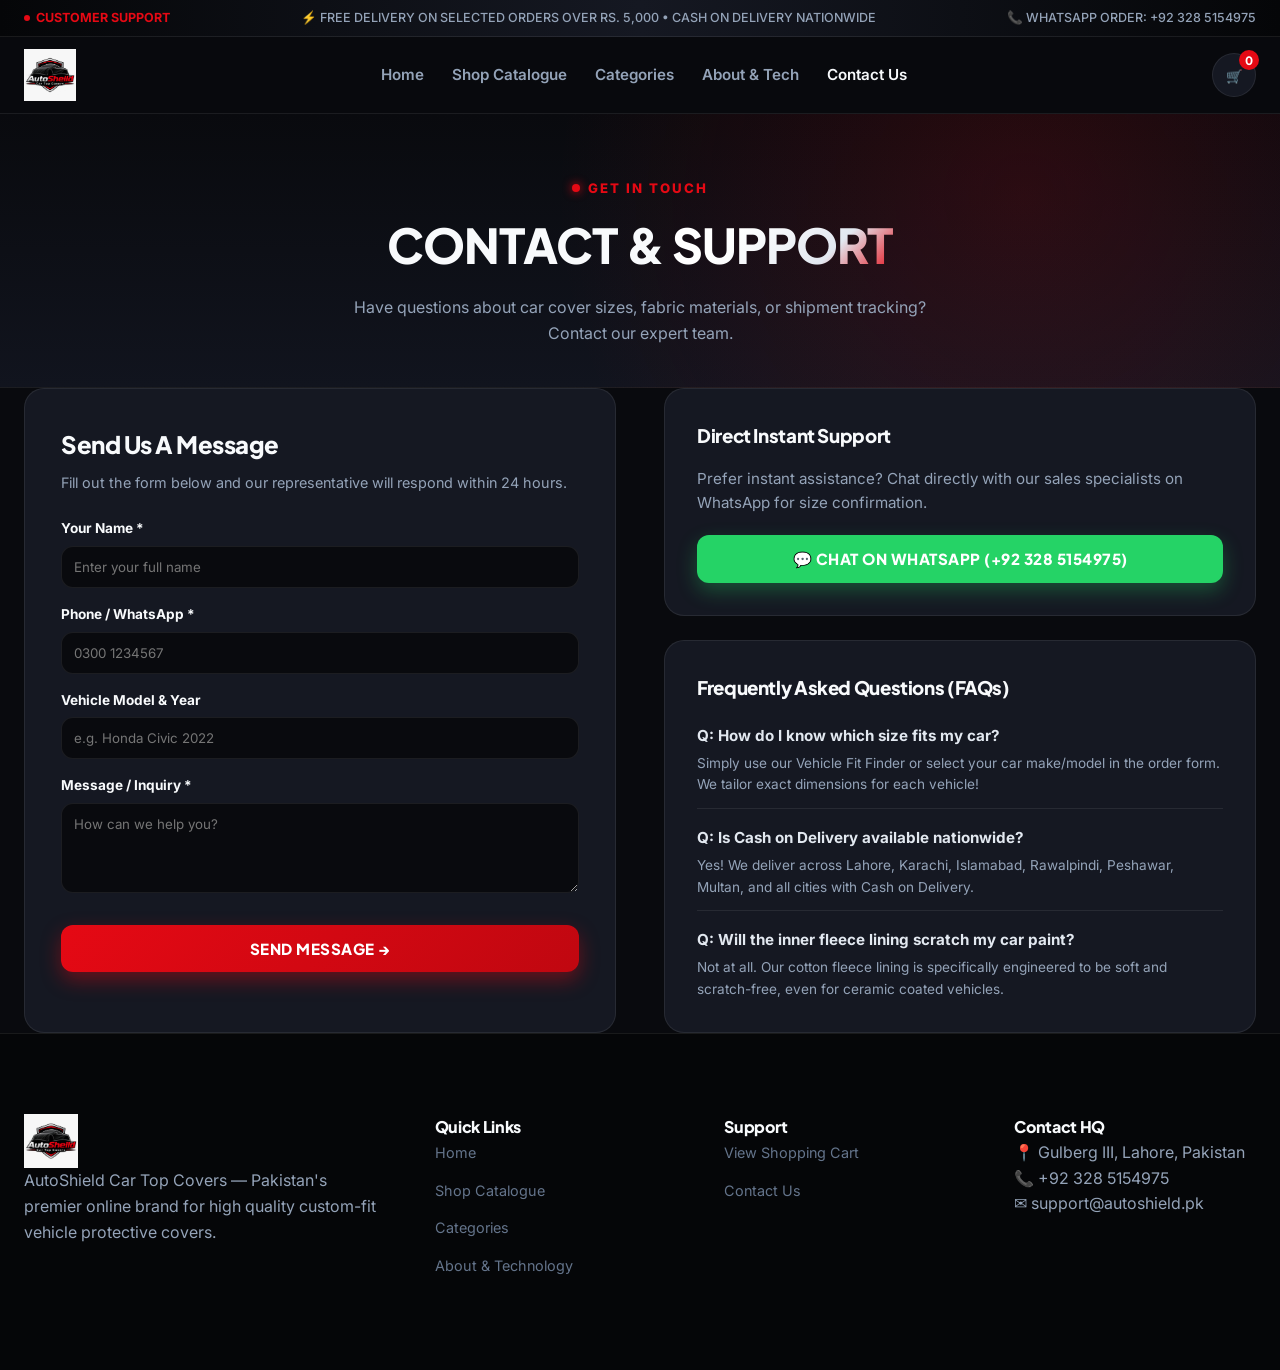
<file: contact.html>
<!DOCTYPE html>
<html lang="en">
<head>
    <meta charset="UTF-8">
    <meta name="viewport" content="width=device-width, initial-scale=1.0">
    <title>Contact Us & FAQs — AutoShield Car Top Covers</title>
    <link rel="stylesheet" href="styles.css">
</head>
<body>

    <!-- Top Bar -->
    <div class="topbar">
        <div class="topbar-content">
            <span class="topbar-badge">CUSTOMER SUPPORT</span>
            <span>⚡ FREE DELIVERY ON SELECTED ORDERS OVER RS. 5,000 • CASH ON DELIVERY NATIONWIDE</span>
            <span>📞 WHATSAPP ORDER: +92 328 5154975</span>
        </div>
    </div>

    <!-- Header Navigation -->
    <header class="header">
        <div class="container nav">
            <a href="index.html" class="logo">
                <img src="autoshield-logo.png" alt="AutoShield Logo">
            </a>

            <ul class="nav-links">
                <li><a href="index.html">Home</a></li>
                <li><a href="shop.html">Shop Catalogue</a></li>
                <li><a href="categories.html">Categories</a></li>
                <li><a href="about.html">About & Tech</a></li>
                <li><a href="contact.html" class="active">Contact Us</a></li>
            </ul>

            <div class="header-actions">
                <button class="icon-btn" onclick="openCartDrawer()" title="Shopping Cart">
                    🛒<span class="badge" id="cartCount">0</span>
                </button>
            </div>
        </div>
    </header>

    <!-- Page Banner -->
    <section class="page-banner">
        <div class="container">
            <div class="eyebrow">Get In Touch</div>
            <h1>CONTACT & <span class="text-gradient">SUPPORT</span></h1>
            <p>Have questions about car cover sizes, fabric materials, or shipment tracking? Contact our expert team.</p>
        </div>
    </section>

    <!-- Contact & FAQ Section -->
    <section class="specs-section">
        <div class="container" style="display:grid; grid-template-columns: 1fr 1fr; gap:48px;">
            
            <!-- Contact Form -->
            <div style="background:var(--card-bg); padding:36px; border-radius:var(--radius-lg); border:1px solid var(--border);">
                <h2 style="margin-bottom:8px;">Send Us A Message</h2>
                <p style="color:var(--text-secondary); font-size:0.9rem; margin-bottom:24px;">Fill out the form below and our representative will respond within 24 hours.</p>

                <form onsubmit="handleContactSubmit(event)">
                    <div style="margin-bottom:16px;">
                        <label style="display:block; font-weight:700; margin-bottom:6px; font-size:0.85rem;">Your Name *</label>
                        <input type="text" required placeholder="Enter your full name" style="width:100%; padding:12px; background:var(--dark-bg); color:#fff; border:1px solid var(--border); border-radius:var(--radius-md);">
                    </div>

                    <div style="margin-bottom:16px;">
                        <label style="display:block; font-weight:700; margin-bottom:6px; font-size:0.85rem;">Phone / WhatsApp *</label>
                        <input type="tel" required placeholder="0300 1234567" style="width:100%; padding:12px; background:var(--dark-bg); color:#fff; border:1px solid var(--border); border-radius:var(--radius-md);">
                    </div>

                    <div style="margin-bottom:16px;">
                        <label style="display:block; font-weight:700; margin-bottom:6px; font-size:0.85rem;">Vehicle Model & Year</label>
                        <input type="text" placeholder="e.g. Honda Civic 2022" style="width:100%; padding:12px; background:var(--dark-bg); color:#fff; border:1px solid var(--border); border-radius:var(--radius-md);">
                    </div>

                    <div style="margin-bottom:24px;">
                        <label style="display:block; font-weight:700; margin-bottom:6px; font-size:0.85rem;">Message / Inquiry *</label>
                        <textarea required rows="4" placeholder="How can we help you?" style="width:100%; padding:12px; background:var(--dark-bg); color:#fff; border:1px solid var(--border); border-radius:var(--radius-md);"></textarea>
                    </div>

                    <button type="submit" class="btn btn-primary btn-full">SEND MESSAGE →</button>
                </form>
            </div>

            <!-- Direct Support Info & FAQs -->
            <div style="display:flex; flex-direction:column; gap:24px;">
                <div style="background:var(--card-bg); padding:32px; border-radius:var(--radius-lg); border:1px solid var(--border);">
                    <h3 style="margin-bottom:16px;">Direct Instant Support</h3>
                    <p style="color:var(--text-secondary); margin-bottom:20px; font-size:0.95rem;">Prefer instant assistance? Chat directly with our sales specialists on WhatsApp for size confirmation.</p>
                    <button class="btn btn-whatsapp btn-full" onclick="orderViaWhatsApp()">💬 CHAT ON WHATSAPP (+92 328 5154975)</button>
                </div>

                <div id="faq" style="background:var(--card-bg); padding:32px; border-radius:var(--radius-lg); border:1px solid var(--border);">
                    <h3 style="margin-bottom:20px;">Frequently Asked Questions (FAQs)</h3>

                    <div style="margin-bottom:16px; border-bottom:1px solid var(--border); padding-bottom:12px;">
                        <strong style="color:var(--silver); font-size:0.95rem;">Q: How do I know which size fits my car?</strong>
                        <p style="color:var(--text-secondary); font-size:0.85rem; margin-top:4px;">Simply use our Vehicle Fit Finder or select your car make/model in the order form. We tailor exact dimensions for each vehicle!</p>
                    </div>

                    <div style="margin-bottom:16px; border-bottom:1px solid var(--border); padding-bottom:12px;">
                        <strong style="color:var(--silver); font-size:0.95rem;">Q: Is Cash on Delivery available nationwide?</strong>
                        <p style="color:var(--text-secondary); font-size:0.85rem; margin-top:4px;">Yes! We deliver across Lahore, Karachi, Islamabad, Rawalpindi, Peshawar, Multan, and all cities with Cash on Delivery.</p>
                    </div>

                    <div>
                        <strong style="color:var(--silver); font-size:0.95rem;">Q: Will the inner fleece lining scratch my car paint?</strong>
                        <p style="color:var(--text-secondary); font-size:0.85rem; margin-top:4px;">Not at all. Our cotton fleece lining is specifically engineered to be soft and scratch-free, even for ceramic coated vehicles.</p>
                    </div>
                </div>
            </div>

        </div>
    </section>

    <!-- Footer -->
    <footer class="footer">
        <div class="container footer-grid">
            <div class="footer-brand">
                <img src="autoshield-logo.png" alt="AutoShield" style="height: 54px;">
                <p>AutoShield Car Top Covers — Pakistan's premier online brand for high quality custom-fit vehicle protective covers.</p>
            </div>
            <div class="footer-col">
                <h4>Quick Links</h4>
                <ul class="footer-links">
                    <li><a href="index.html">Home</a></li>
                    <li><a href="shop.html">Shop Catalogue</a></li>
                    <li><a href="categories.html">Categories</a></li>
                    <li><a href="about.html">About & Technology</a></li>
                </ul>
            </div>
            <div class="footer-col">
                <h4>Support</h4>
                <ul class="footer-links">
                    <li><a href="cart.html">View Shopping Cart</a></li>
                    <li><a href="contact.html">Contact Us</a></li>
                </ul>
            </div>
            <div class="footer-col">
                <h4>Contact HQ</h4>
                <p>📍 Gulberg III, Lahore, Pakistan<br>📞 +92 328 5154975<br>✉ support@autoshield.pk</p>
            </div>
        </div>
    </footer>

    <!-- Cart Drawer -->
    <aside class="cart-drawer" id="cartDrawer">
        <div class="cart-header">
            <h3>Your Cart 🛒</h3>
            <button class="icon-btn" onclick="closeCartDrawer()">✕</button>
        </div>
        <div class="cart-body" id="cartItems"></div>
        <div class="cart-footer">
            <div class="cart-subtotal">
                <span>Total Amount:</span>
                <span id="cartSubtotal" style="color: var(--red);">Rs. 0</span>
            </div>
            <a href="cart.html" class="btn btn-primary btn-full">PROCEED TO CHECKOUT →</a>
        </div>
    </aside>

    <div class="toast-container" id="toastContainer"></div>
    <script src="script.js"></script>
</body>
</html>
</file>
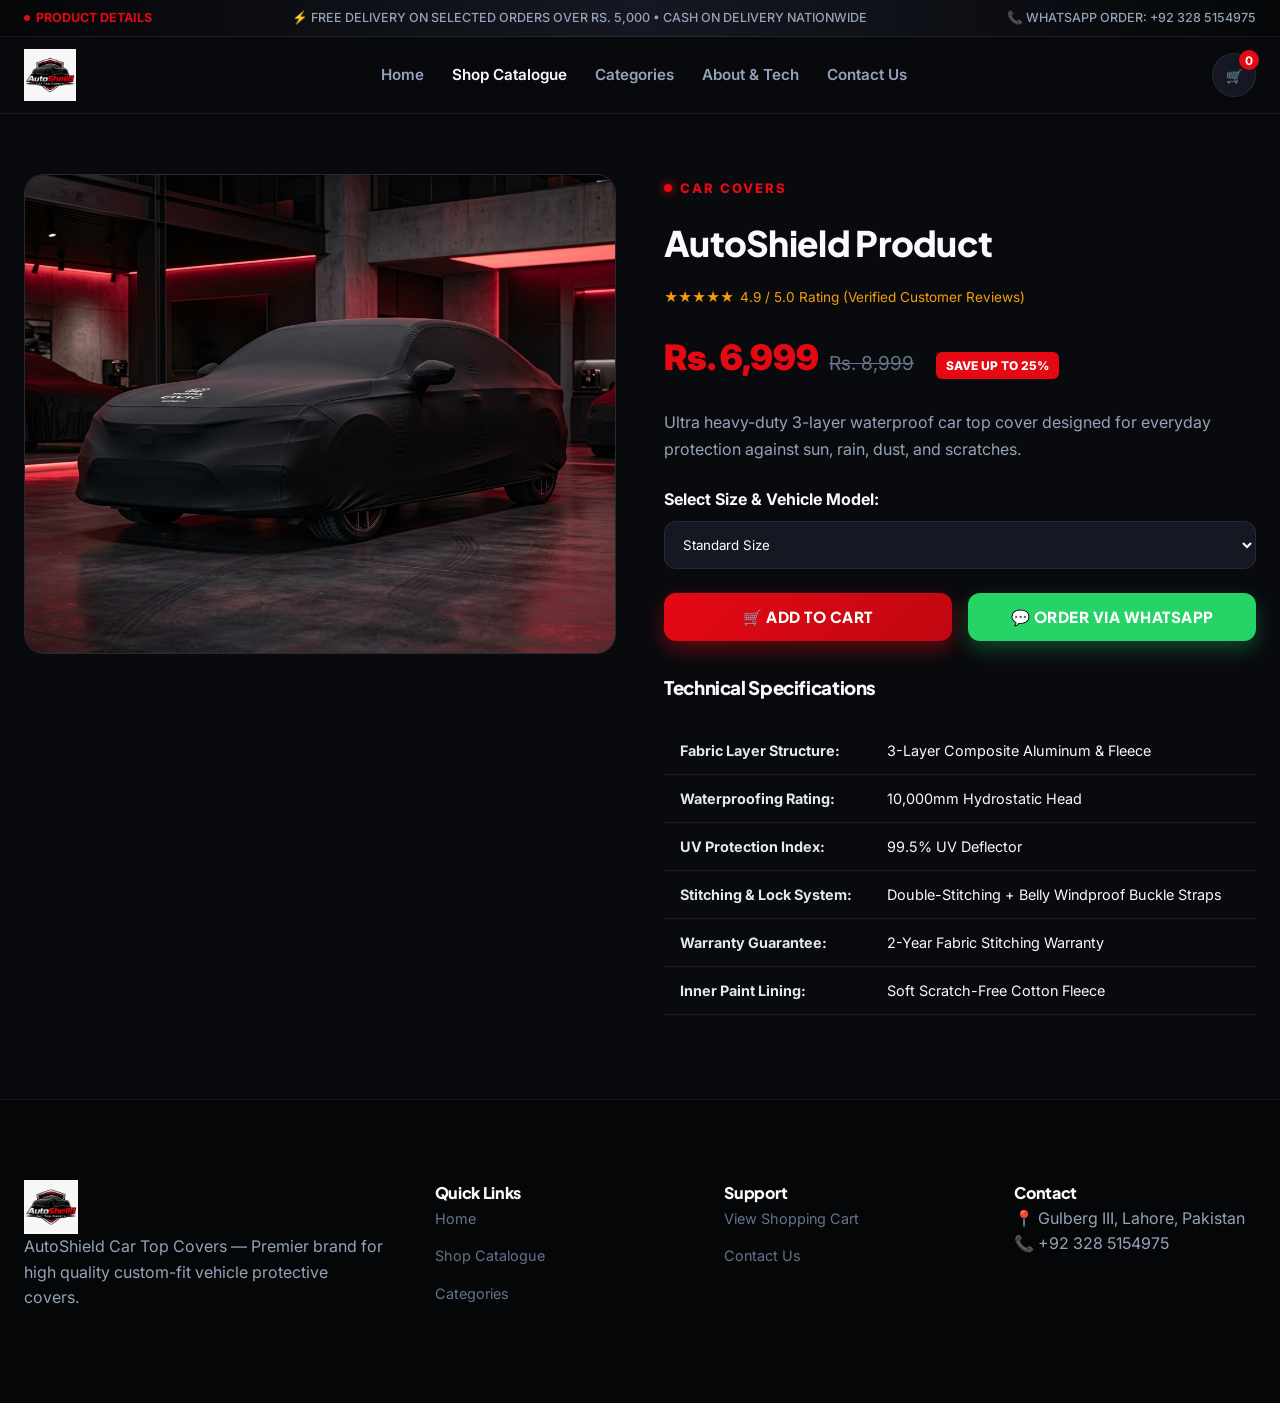
<file: product-detail.html>
<!DOCTYPE html>
<html lang="en">
<head>
    <meta charset="UTF-8">
    <meta name="viewport" content="width=device-width, initial-scale=1.0">
    <title>Product Details — AutoShield Car Top Covers</title>
    <link rel="stylesheet" href="styles.css">
</head>
<body>

    <!-- Top Bar -->
    <div class="topbar">
        <div class="topbar-content">
            <span class="topbar-badge">PRODUCT DETAILS</span>
            <span>⚡ FREE DELIVERY ON SELECTED ORDERS OVER RS. 5,000 • CASH ON DELIVERY NATIONWIDE</span>
            <span>📞 WHATSAPP ORDER: +92 328 5154975</span>
        </div>
    </div>

    <!-- Navigation Header -->
    <header class="header">
        <div class="container nav">
            <a href="index.html" class="logo">
                <img src="autoshield-logo.png" alt="AutoShield Logo">
            </a>
            <ul class="nav-links">
                <li><a href="index.html">Home</a></li>
                <li><a href="shop.html" class="active">Shop Catalogue</a></li>
                <li><a href="categories.html">Categories</a></li>
                <li><a href="about.html">About & Tech</a></li>
                <li><a href="contact.html">Contact Us</a></li>
            </ul>
            <div class="header-actions">
                <button class="icon-btn" onclick="openCartDrawer()" title="Shopping Cart">
                    🛒<span class="badge" id="cartCount">0</span>
                </button>
            </div>
        </div>
    </header>

    <!-- Product Detail Container -->
    <main class="container">
        <div class="detail-layout">
            <!-- Product Gallery Image -->
            <div class="detail-gallery">
                <img id="detailImage" src="images/cover_sedan_black.png" alt="AutoShield Cover">
            </div>

            <!-- Product Specs & Actions -->
            <div>
                <div class="eyebrow" id="detailCat">Car Covers</div>
                <h1 id="detailTitle" style="font-size: 2.2rem; margin: 8px 0 16px;">AutoShield Product</h1>
                
                <div class="product-rating" style="margin-bottom: 20px;">
                    ★★★★★ <span>4.9 / 5.0 Rating (Verified Customer Reviews)</span>
                </div>

                <div class="product-price-row" style="margin-bottom: 24px;">
                    <span class="current-price" id="detailPrice" style="font-size: 2.2rem; color: var(--red);">Rs. 6,999</span>
                    <span class="old-price" id="detailOldPrice" style="font-size: 1.2rem;">Rs. 8,999</span>
                    <span class="badge-discount" style="position:static; display:inline-block; margin-left: 12px;">SAVE UP TO 25%</span>
                </div>

                <p id="detailDesc" style="color: var(--text-secondary); line-height: 1.7; margin-bottom: 24px;">
                    Ultra heavy-duty 3-layer waterproof car top cover designed for everyday protection against sun, rain, dust, and scratches.
                </p>

                <!-- Size Selector -->
                <div style="margin-bottom: 24px;">
                    <label style="display:block; font-weight:700; margin-bottom: 8px;">Select Size & Vehicle Model:</label>
                    <select id="detailSizeSelect" style="width: 100%; padding: 14px; background: var(--card-bg); color: #fff; border: 1px solid var(--border); border-radius: var(--radius-md);">
                        <option>Standard Size</option>
                    </select>
                </div>

                <!-- Primary Action Buttons -->
                <div style="display:flex; gap:16px; margin-bottom: 32px;">
                    <button class="btn btn-primary" id="detailAddToCartBtn" style="flex:1;">
                        🛒 ADD TO CART
                    </button>
                    <button class="btn btn-whatsapp" id="detailWhatsAppBtn" style="flex:1;">
                        💬 ORDER VIA WHATSAPP
                    </button>
                </div>

                <!-- Detailed Specs Table -->
                <h3>Technical Specifications</h3>
                <table class="specs-table">
                    <tbody>
                        <tr>
                            <td>Fabric Layer Structure:</td>
                            <td id="detailFabSpecs">3-Layer Composite Aluminum & Fleece</td>
                        </tr>
                        <tr>
                            <td>Waterproofing Rating:</td>
                            <td id="detailWater">10,000mm Hydrostatic Head</td>
                        </tr>
                        <tr>
                            <td>UV Protection Index:</td>
                            <td id="detailUv">99.5% UV Deflector</td>
                        </tr>
                        <tr>
                            <td>Stitching & Lock System:</td>
                            <td>Double-Stitching + Belly Windproof Buckle Straps</td>
                        </tr>
                        <tr>
                            <td>Warranty Guarantee:</td>
                            <td id="detailWarranty">2-Year Fabric Stitching Warranty</td>
                        </tr>
                        <tr>
                            <td>Inner Paint Lining:</td>
                            <td>Soft Scratch-Free Cotton Fleece</td>
                        </tr>
                    </tbody>
                </table>
            </div>
        </div>
    </main>

    <!-- Footer -->
    <footer class="footer">
        <div class="container footer-grid">
            <div class="footer-brand">
                <img src="autoshield-logo.png" alt="AutoShield" style="height: 54px;">
                <p>AutoShield Car Top Covers — Premier brand for high quality custom-fit vehicle protective covers.</p>
            </div>
            <div class="footer-col">
                <h4>Quick Links</h4>
                <ul class="footer-links">
                    <li><a href="index.html">Home</a></li>
                    <li><a href="shop.html">Shop Catalogue</a></li>
                    <li><a href="categories.html">Categories</a></li>
                </ul>
            </div>
            <div class="footer-col">
                <h4>Support</h4>
                <ul class="footer-links">
                    <li><a href="cart.html">View Shopping Cart</a></li>
                    <li><a href="contact.html">Contact Us</a></li>
                </ul>
            </div>
            <div class="footer-col">
                <h4>Contact</h4>
                <p>📍 Gulberg III, Lahore, Pakistan<br>📞 +92 328 5154975</p>
            </div>
        </div>
    </footer>

    <!-- Cart Drawer -->
    <aside class="cart-drawer" id="cartDrawer">
        <div class="cart-header">
            <h3>Your Cart 🛒</h3>
            <button class="icon-btn" onclick="closeCartDrawer()">✕</button>
        </div>
        <div class="cart-body" id="cartItems"></div>
        <div class="cart-footer">
            <div class="cart-subtotal">
                <span>Total Amount:</span>
                <span id="cartSubtotal" style="color: var(--red);">Rs. 0</span>
            </div>
            <a href="cart.html" class="btn btn-primary btn-full">PROCEED TO CHECKOUT →</a>
            <button class="btn btn-whatsapp btn-full" style="margin-top: 10px;" onclick="orderViaWhatsApp()">💬 QUICK ORDER VIA WHATSAPP</button>
        </div>
    </aside>

    <div class="toast-container" id="toastContainer"></div>
    <script src="script.js"></script>
</body>
</html>
</file>
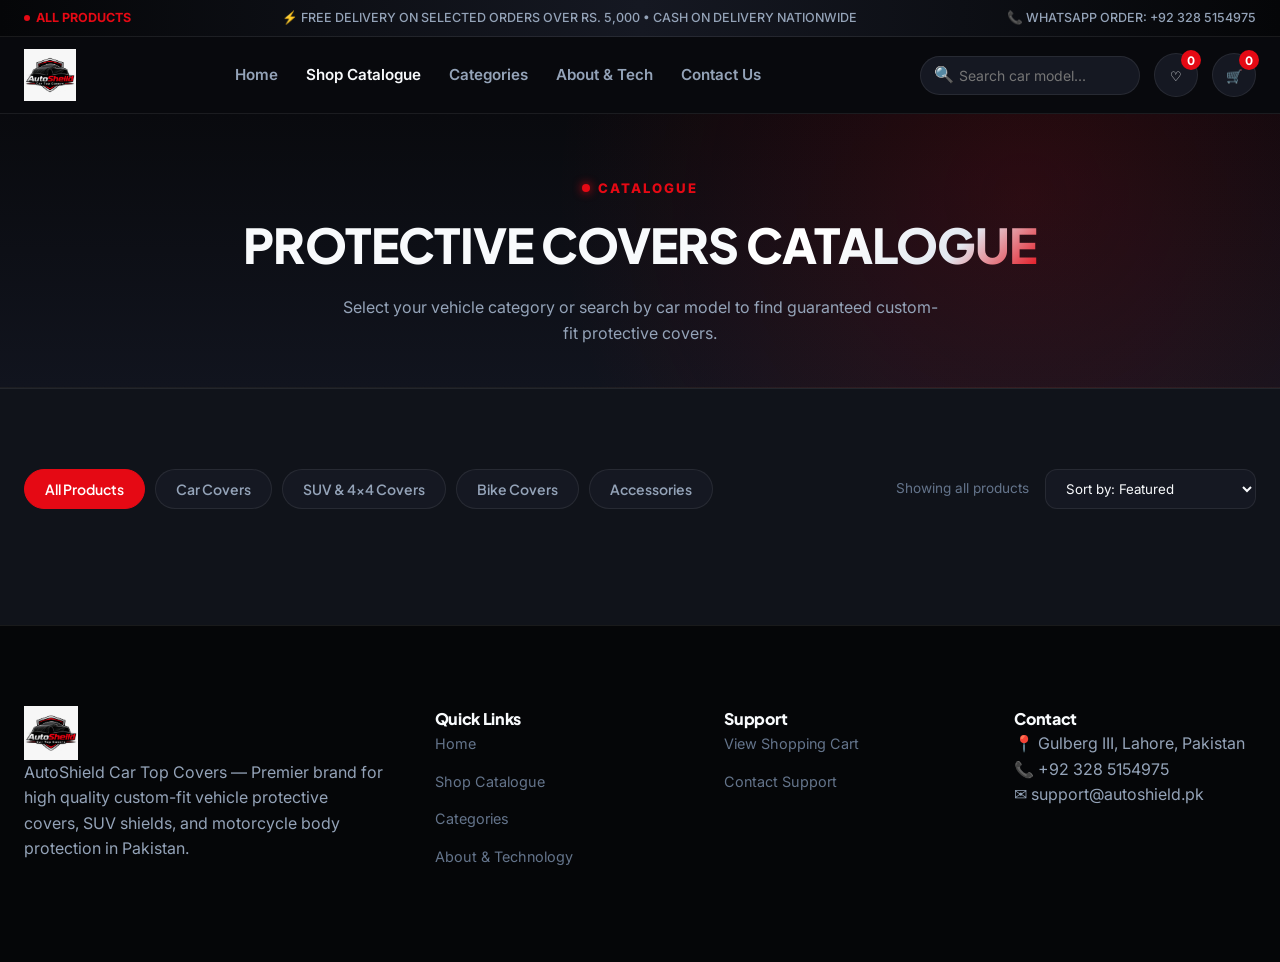
<file: shop.html>
<!DOCTYPE html>
<html lang="en">
<head>
    <meta charset="UTF-8">
    <meta name="viewport" content="width=device-width, initial-scale=1.0">
    <title>Shop Catalogue — AutoShield Car Top Covers</title>
    <meta name="description" content="Browse our complete catalog of 100% waterproof, UV heat deflector, and heavy duty vehicle covers.">
    <link rel="stylesheet" href="styles.css">
</head>
<body>

    <!-- Announcement Bar -->
    <div class="topbar">
        <div class="topbar-content">
            <span class="topbar-badge">ALL PRODUCTS</span>
            <span>⚡ FREE DELIVERY ON SELECTED ORDERS OVER RS. 5,000 • CASH ON DELIVERY NATIONWIDE</span>
            <span>📞 WHATSAPP ORDER: +92 328 5154975</span>
        </div>
    </div>

    <!-- Header Navigation -->
    <header class="header">
        <div class="container nav">
            <a href="index.html" class="logo">
                <img src="autoshield-logo.png" alt="AutoShield Logo">
            </a>

            <ul class="nav-links">
                <li><a href="index.html">Home</a></li>
                <li><a href="shop.html" class="active">Shop Catalogue</a></li>
                <li><a href="categories.html">Categories</a></li>
                <li><a href="about.html">About & Tech</a></li>
                <li><a href="contact.html">Contact Us</a></li>
            </ul>

            <div class="header-actions">
                <div class="search-box">
                    <i>🔍</i>
                    <input type="text" id="searchInput" placeholder="Search car model...">
                </div>

                <button class="icon-btn" onclick="window.location.href='shop.html'" title="Wishlist">
                    ♡<span class="badge" id="wishCount">0</span>
                </button>

                <button class="icon-btn" onclick="openCartDrawer()" title="Shopping Cart">
                    🛒<span class="badge" id="cartCount">0</span>
                </button>
            </div>
        </div>
    </header>

    <!-- Page Banner -->
    <section class="page-banner">
        <div class="container">
            <div class="eyebrow">Catalogue</div>
            <h1>PROTECTIVE COVERS <span class="text-gradient">CATALOGUE</span></h1>
            <p>Select your vehicle category or search by car model to find guaranteed custom-fit protective covers.</p>
        </div>
    </section>

    <!-- Shop Filter & Product Grid -->
    <section class="shop-section">
        <div class="container">
            <div class="shop-filter-bar">
                <div class="filter-tabs">
                    <button class="tab-btn active" data-cat="all">All Products</button>
                    <button class="tab-btn" data-cat="Car Covers">Car Covers</button>
                    <button class="tab-btn" data-cat="SUV Covers">SUV & 4x4 Covers</button>
                    <button class="tab-btn" data-cat="Bike Covers">Bike Covers</button>
                    <button class="tab-btn" data-cat="Accessories">Accessories</button>
                </div>

                <div style="display:flex; align-items:center; gap: 16px;">
                    <span id="productCountLabel" style="color:var(--text-muted); font-size:0.85rem;">Showing all products</span>
                    <select id="sortSelect" class="sort-select">
                        <option value="featured">Sort by: Featured</option>
                        <option value="price-low">Price: Low to High</option>
                        <option value="price-high">Price: High to Low</option>
                        <option value="rating">Highest Customer Rating</option>
                    </select>
                </div>
            </div>

            <!-- Full Shop Product Grid (Populated dynamically) -->
            <div class="product-grid" id="shopProductGrid"></div>
        </div>
    </section>

    <!-- Footer -->
    <footer class="footer">
        <div class="container footer-grid">
            <div class="footer-brand">
                <img src="autoshield-logo.png" alt="AutoShield" style="height: 54px;">
                <p>AutoShield Car Top Covers — Premier brand for high quality custom-fit vehicle protective covers, SUV shields, and motorcycle body protection in Pakistan.</p>
            </div>
            <div class="footer-col">
                <h4>Quick Links</h4>
                <ul class="footer-links">
                    <li><a href="index.html">Home</a></li>
                    <li><a href="shop.html">Shop Catalogue</a></li>
                    <li><a href="categories.html">Categories</a></li>
                    <li><a href="about.html">About & Technology</a></li>
                </ul>
            </div>
            <div class="footer-col">
                <h4>Support</h4>
                <ul class="footer-links">
                    <li><a href="cart.html">View Shopping Cart</a></li>
                    <li><a href="contact.html">Contact Support</a></li>
                </ul>
            </div>
            <div class="footer-col">
                <h4>Contact</h4>
                <p>📍 Gulberg III, Lahore, Pakistan<br>📞 +92 328 5154975<br>✉ support@autoshield.pk</p>
            </div>
        </div>
    </footer>

    <!-- Cart Drawer -->
    <aside class="cart-drawer" id="cartDrawer">
        <div class="cart-header">
            <h3>Your Cart 🛒</h3>
            <button class="icon-btn" onclick="closeCartDrawer()">✕</button>
        </div>
        <div class="cart-body" id="cartItems"></div>
        <div class="cart-footer">
            <div class="cart-subtotal">
                <span>Total Amount:</span>
                <span id="cartSubtotal" style="color: var(--red);">Rs. 0</span>
            </div>
            <a href="cart.html" class="btn btn-primary btn-full">PROCEED TO CHECKOUT →</a>
            <button class="btn btn-whatsapp btn-full" style="margin-top: 10px;" onclick="orderViaWhatsApp()">💬 QUICK ORDER VIA WHATSAPP</button>
        </div>
    </aside>

    <div class="toast-container" id="toastContainer"></div>
    <script src="script.js"></script>
</body>
</html>
</file>
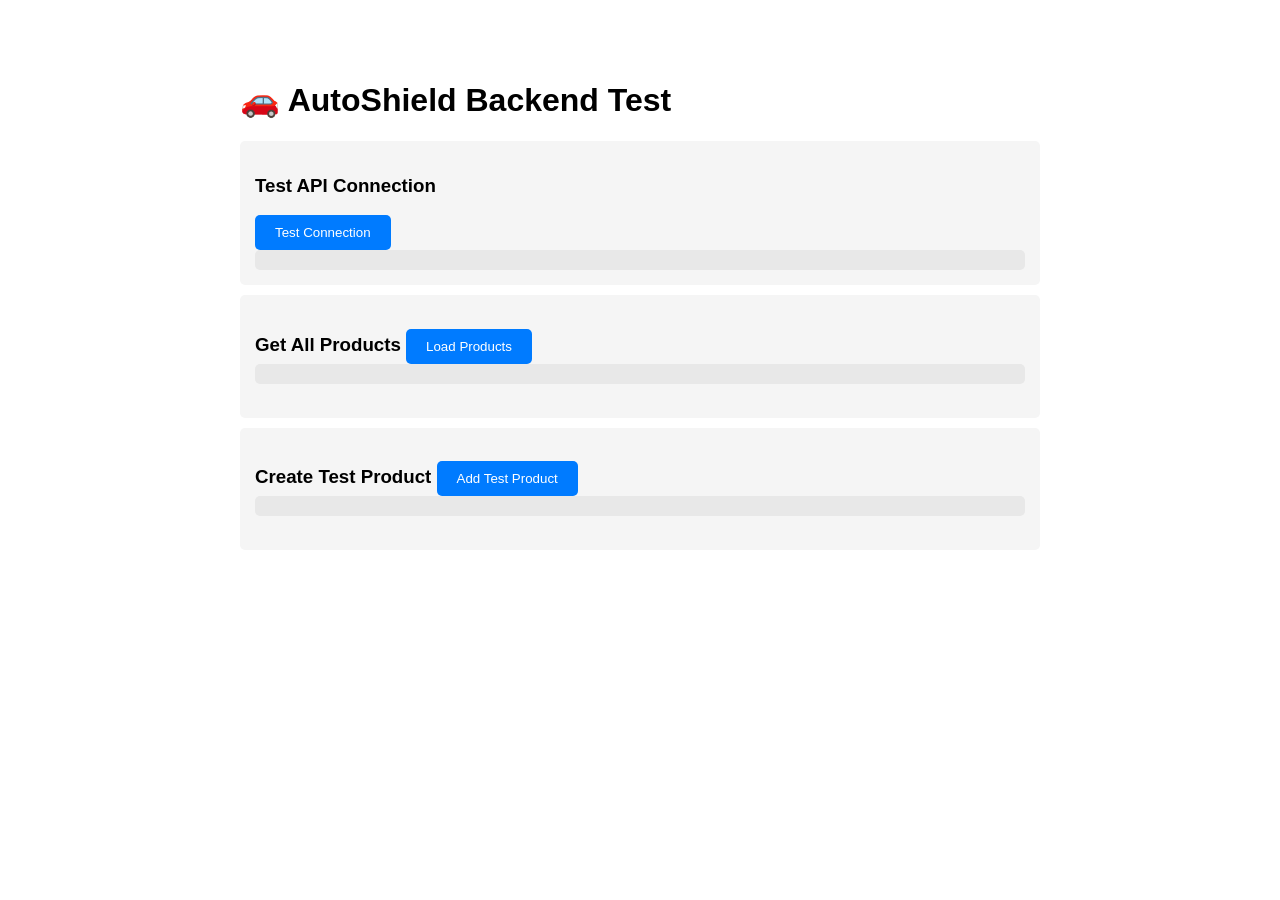
<file: test-backend.html>
<!DOCTYPE html>
<html lang="en">
<head>
    <meta charset="UTF-8">
    <meta name="viewport" content="width=device-width, initial-scale=1.0">
    <title>AutoShield - Test Backend</title>
    <style>
        body { font-family: Arial, sans-serif; max-width: 800px; margin: 40px auto; padding: 20px; }
        .endpoint { background: #f5f5f5; padding: 15px; margin: 10px 0; border-radius: 5px; }
        .json { background: #e8e8e8; padding: 10px; border-radius: 5px; font-family: monospace; white-space: pre-wrap; }
        .btn { padding: 10px 20px; background: #007bff; color: white; border: none; border-radius: 5px; cursor: pointer; }
        .btn:hover { background: #0056b3; }
    </style>
</head>
<body>
    <h1>🚗 AutoShield Backend Test</h1>
    
    <div class="endpoint">
        <h3>Test API Connection</h3>
        <button class="btn" onclick="testConnection()">Test Connection</button>
        <div id="connectionResult" class="json"></div>
    </div>
    
    <div class="endpoint">
        <h3>Get All Products</button>
        <button class="btn" onclick="getProducts()">Load Products</button>
        <div id="productsResult" class="json"></div>
    </div>
    
    <div class="endpoint">
        <h3>Create Test Product</button>
        <button class="btn" onclick="createProduct()">Add Test Product</button>
        <div id="createResult" class="json"></div>
    </div>
    
    <script>
        function testConnection() {
            fetch('api.php')
                .then(response => response.json())
                .then(data => {
                    document.getElementById('connectionResult').innerHTML = 
                        '<strong>Status:</strong> ' + data.status + '<br>' +
                        '<strong>Message:</strong> ' + data.message;
                })
                .catch(error => {
                    document.getElementById('connectionResult').innerHTML = 
                        '<strong>Error:</strong> Could not connect to backend';
                });
        }
        
        function getProducts() {
            fetch('api.php')
                .then(response => response.json())
                .then(data => {
                    if (data.products && data.products.length > 0) {
                        let html = '<strong>Products (' + data.count + '):</strong><br>';
                        data.products.forEach((product, index) => {
                            html += `${index + 1}. ${product.name} - $${product.price} (${product.cat})<br>`;
                        });
                        document.getElementById('productsResult').innerHTML = html;
                    } else {
                        document.getElementById('productsResult').innerHTML = 
                            '<em>No products found. The database may need to be initialized.</em>';
                    }
                })
                .catch(error => {
                    document.getElementById('productsResult').innerHTML = 
                        '<strong>Error:</strong> ' + error.message;
                });
        }
        
        function createProduct() {
            const newProduct = {
                name: 'Test Premium Cover',
                cat: 'Car Covers',
                price: 5999,
                old: 7999,
                image: 'test-cover.jpg'
            };
            
            fetch('api.php', {
                method: 'POST',
                headers: {
                    'Content-Type': 'application/json'
                },
                body: JSON.stringify(newProduct)
            })
            .then(response => response.json())
            .then(data => {
                document.getElementById('createResult').innerHTML = 
                    '<strong>Status:</strong> ' + data.status + '<br>' +
                    '<strong>Message:</strong> ' + data.message;
                // Refresh products after creating
                getProducts();
            })
            .catch(error => {
                document.getElementById('createResult').innerHTML = 
                    '<strong>Error:</strong> ' + error.message;
            });
        }
    </script>
</body>
</html>
</file>
<file: styles.css>
/* ==========================================================================
   AUTOSHIELD MULTI-PAGE SYSTEM STYLESHEET
   Brand Theme: Carbon Dark (#090A0E), Crimson Red (#E50914), Platinum (#E2E8F0)
   ========================================================================== */

@import url('https://fonts.googleapis.com/css2?family=Inter:wght@300;400;500;600;700&family=Plus+Jakarta+Sans:wght@500;600;700;800;900&display=swap');

:root {
  --red: #E50914;
  --red-hover: #FF1A25;
  --red-glow: rgba(229, 9, 20, 0.35);
  --dark-bg: #090A0E;
  --dark-surface: #10131A;
  --card-bg: #151822;
  --card-hover: #1C212E;
  --panel-bg: #191D2A;
  --border: rgba(255, 255, 255, 0.08);
  --border-light: rgba(255, 255, 255, 0.15);
  --text-primary: #F8FAFC;
  --text-secondary: #94A3B8;
  --text-muted: #64748B;
  --silver: #E2E8F0;
  --gold: #F59E0B;
  --radius-sm: 6px;
  --radius-md: 12px;
  --radius-lg: 20px;
  --radius-full: 9999px;
  --shadow-sm: 0 4px 12px rgba(0, 0, 0, 0.2);
  --shadow-lg: 0 20px 40px rgba(0, 0, 0, 0.6);
  --shadow-glow: 0 0 25px var(--red-glow);
  --transition: all 0.3s cubic-bezier(0.4, 0, 0.2, 1);
}

*, *::before, *::after {
  box-sizing: border-box;
  margin: 0;
  padding: 0;
}

html {
  scroll-behavior: smooth;
  font-size: 16px;
}

body {
  font-family: 'Inter', -apple-system, BlinkMacSystemFont, sans-serif;
  background-color: var(--dark-bg);
  color: var(--text-primary);
  line-height: 1.6;
  overflow-x: hidden;
}

h1, h2, h3, h4, h5, h6 {
  font-family: 'Plus Jakarta Sans', sans-serif;
  font-weight: 800;
  letter-spacing: -0.02em;
  color: var(--text-primary);
}

a {
  color: inherit;
  text-decoration: none;
  transition: var(--transition);
}

button {
  font-family: 'Plus Jakarta Sans', sans-serif;
  cursor: pointer;
  border: none;
  outline: none;
  background: none;
  transition: var(--transition);
}

input, select, textarea {
  font-family: 'Inter', sans-serif;
  outline: none;
}

img {
  max-width: 100%;
  height: auto;
  display: block;
}

.container {
  max-width: 1280px;
  margin: 0 auto;
  padding: 0 24px;
}

.eyebrow {
  color: var(--red);
  font-size: 0.825rem;
  font-weight: 800;
  letter-spacing: 2px;
  text-transform: uppercase;
  display: inline-flex;
  align-items: center;
  gap: 8px;
  margin-bottom: 8px;
}

.eyebrow::before {
  content: '';
  width: 8px;
  height: 8px;
  background: var(--red);
  border-radius: 50%;
  box-shadow: 0 0 10px var(--red);
}

.section-head {
  text-align: center;
  max-width: 680px;
  margin: 0 auto 48px;
}

.section-head h2 {
  font-size: 2.5rem;
  margin-bottom: 12px;
}

.section-head p {
  color: var(--text-secondary);
  font-size: 1.05rem;
}

/* Buttons */
.btn {
  display: inline-flex;
  align-items: center;
  justify-content: center;
  gap: 10px;
  padding: 14px 28px;
  font-size: 0.95rem;
  font-weight: 800;
  border-radius: var(--radius-md);
  letter-spacing: 0.5px;
  text-transform: uppercase;
  transition: var(--transition);
  position: relative;
  overflow: hidden;
}

.btn-primary {
  background: linear-gradient(135deg, var(--red) 0%, #C00710 100%);
  color: #FFF;
  box-shadow: 0 8px 20px rgba(229, 9, 20, 0.4);
}

.btn-primary:hover {
  background: linear-gradient(135deg, var(--red-hover) 0%, var(--red) 100%);
  transform: translateY(-2px);
  box-shadow: 0 12px 28px rgba(229, 9, 20, 0.6);
}

.btn-outline {
  background: rgba(255, 255, 255, 0.04);
  color: var(--text-primary);
  border: 1px solid var(--border-light);
  backdrop-filter: blur(10px);
}

.btn-outline:hover {
  background: rgba(255, 255, 255, 0.1);
  border-color: var(--text-primary);
  transform: translateY(-2px);
}

.btn-whatsapp {
  background: #25D366;
  color: #FFF;
  font-weight: 800;
  box-shadow: 0 8px 20px rgba(37, 211, 102, 0.3);
}

.btn-whatsapp:hover {
  background: #20BA5A;
  transform: translateY(-2px);
  box-shadow: 0 12px 28px rgba(37, 211, 102, 0.5);
}

.btn-sm { padding: 10px 18px; font-size: 0.85rem; }
.btn-full { width: 100%; }

/* Navigation */
.topbar {
  background: linear-gradient(90deg, #050608 0%, #151822 50%, #050608 100%);
  border-bottom: 1px solid var(--border);
  color: var(--text-secondary);
  font-size: 0.785rem;
  padding: 8px 24px;
  text-align: center;
  font-weight: 500;
}
.topbar-content {
  max-width: 1280px;
  margin: 0 auto;
  display: flex;
  justify-content: space-between;
  align-items: center;
}
.topbar-badge {
  display: inline-flex;
  align-items: center;
  gap: 6px;
  color: var(--red);
  font-weight: 700;
}
.topbar-badge::before {
  content: '';
  width: 6px;
  height: 6px;
  background: var(--red);
  border-radius: 50%;
}

.header {
  position: sticky;
  top: 0;
  z-index: 100;
  background: rgba(9, 10, 14, 0.88);
  backdrop-filter: blur(16px);
  -webkit-backdrop-filter: blur(16px);
  border-bottom: 1px solid var(--border);
}
.nav {
  display: flex;
  align-items: center;
  justify-content: space-between;
  height: 76px;
  gap: 24px;
}
.logo img {
  height: 52px;
  width: auto;
  object-fit: contain;
}
.nav-links {
  display: flex;
  align-items: center;
  gap: 28px;
  list-style: none;
}
.nav-links a {
  color: var(--text-secondary);
  font-size: 0.95rem;
  font-weight: 600;
  padding: 6px 0;
}
.nav-links a:hover, .nav-links a.active {
  color: var(--text-primary);
}

.header-actions {
  display: flex;
  align-items: center;
  gap: 14px;
}
.search-box {
  position: relative;
  width: 220px;
}
.search-box input {
  width: 100%;
  padding: 10px 16px 10px 38px;
  background: var(--card-bg);
  border: 1px solid var(--border);
  border-radius: var(--radius-full);
  color: var(--text-primary);
  font-size: 0.875rem;
}
.search-box i {
  position: absolute;
  left: 14px;
  top: 50%;
  transform: translateY(-50%);
  color: var(--text-muted);
  font-style: normal;
}
.icon-btn {
  position: relative;
  width: 44px;
  height: 44px;
  border-radius: 50%;
  background: var(--card-bg);
  border: 1px solid var(--border);
  color: var(--text-primary);
  display: flex;
  align-items: center;
  justify-content: center;
}
.badge {
  position: absolute;
  top: -4px;
  right: -4px;
  background: var(--red);
  color: #FFF;
  font-size: 0.725rem;
  font-weight: 800;
  min-width: 20px;
  height: 20px;
  border-radius: 10px;
  display: flex;
  align-items: center;
  justify-content: center;
}
.mobile-menu-btn { display: none; font-size: 1.5rem; color: var(--text-primary); }

/* Page Banner Header */
.page-banner {
  background: radial-gradient(circle at 80% 30%, rgba(229, 9, 20, 0.15) 0%, transparent 45%),
              linear-gradient(180deg, #090A0E 0%, #11141E 100%);
  padding: 60px 0 40px;
  border-bottom: 1px solid var(--border);
  text-align: center;
}
.page-banner h1 { font-size: 3rem; margin-bottom: 12px; }
.page-banner p { color: var(--text-secondary); max-width: 600px; margin: 0 auto; }

/* Hero Section */
.hero {
  position: relative;
  background: radial-gradient(circle at 85% 30%, rgba(229, 9, 20, 0.18) 0%, transparent 45%),
              linear-gradient(180deg, #090A0E 0%, #11141E 100%);
  padding: 60px 0 80px;
  overflow: hidden;
  border-bottom: 1px solid var(--border);
}
.hero-grid {
  display: grid;
  grid-template-columns: 1.1fr 0.9fr;
  gap: 48px;
  align-items: center;
}
.hero-content h1 {
  font-size: 3.8rem;
  line-height: 1.05;
  margin: 16px 0 24px;
  text-transform: uppercase;
}
.text-gradient {
  background: linear-gradient(135deg, #FFF 30%, var(--silver) 70%, var(--red) 100%);
  -webkit-background-clip: text;
  -webkit-text-fill-color: transparent;
}
.hero-content p {
  color: var(--text-secondary);
  font-size: 1.15rem;
  margin-bottom: 32px;
}
.hero-actions { display: flex; gap: 16px; flex-wrap: wrap; margin-bottom: 40px; }

.hero-visual img {
  width: 100%;
  border-radius: var(--radius-lg);
  box-shadow: 0 30px 60px rgba(0, 0, 0, 0.7), 0 0 40px rgba(229, 9, 20, 0.2);
  border: 1px solid var(--border-light);
}

/* Fit Finder Bar */
.fit-finder {
  margin-top: 40px;
  background: rgba(21, 24, 34, 0.85);
  backdrop-filter: blur(16px);
  border: 1px solid var(--border-light);
  border-radius: var(--radius-lg);
  padding: 24px;
}
.fit-finder-title {
  display: flex;
  align-items: center;
  gap: 10px;
  font-size: 1rem;
  font-weight: 700;
  margin-bottom: 16px;
  color: var(--silver);
}
.fit-finder-form {
  display: grid;
  grid-template-columns: repeat(3, 1fr) auto;
  gap: 14px;
}
.fit-finder-form select {
  background: var(--dark-bg);
  border: 1px solid var(--border);
  color: var(--text-primary);
  padding: 12px 16px;
  border-radius: var(--radius-md);
}

/* Trust Bar */
.trust-bar {
  background: var(--dark-surface);
  border-bottom: 1px solid var(--border);
  padding: 24px 0;
}
.trust-grid {
  display: grid;
  grid-template-columns: repeat(4, 1fr);
  gap: 24px;
}
.trust-item {
  display: flex;
  align-items: center;
  gap: 16px;
  padding: 12px;
  border-radius: var(--radius-md);
  background: rgba(255, 255, 255, 0.02);
}
.trust-icon {
  width: 48px;
  height: 48px;
  min-width: 48px;
  border-radius: 12px;
  background: rgba(229, 9, 20, 0.15);
  color: var(--red);
  display: flex;
  align-items: center;
  justify-content: center;
  font-size: 1.4rem;
}

/* Categories Section */
.categories-section { padding: 90px 0; }
.categories-grid {
  display: grid;
  grid-template-columns: repeat(4, 1fr);
  gap: 24px;
}
.category-card {
  background: var(--card-bg);
  border: 1px solid var(--border);
  border-radius: var(--radius-lg);
  overflow: hidden;
  position: relative;
  transition: var(--transition);
  cursor: pointer;
}
.category-card:hover {
  transform: translateY(-8px);
  border-color: var(--red);
}
.category-img { height: 220px; position: relative; overflow: hidden; }
.category-img img { width: 100%; height: 100%; object-fit: cover; }
.category-overlay {
  position: absolute;
  inset: 0;
  background: linear-gradient(180deg, transparent 40%, rgba(9, 10, 14, 0.95) 100%);
}
.category-content {
  padding: 20px;
  display: flex;
  justify-content: space-between;
  align-items: flex-end;
}

/* Shop Section & Product Cards */
.shop-section {
  padding: 80px 0;
  background: var(--dark-surface);
  border-top: 1px solid var(--border);
}
.shop-filter-bar {
  display: flex;
  justify-content: space-between;
  align-items: center;
  margin-bottom: 36px;
  flex-wrap: wrap;
  gap: 20px;
}
.filter-tabs { display: flex; gap: 10px; flex-wrap: wrap; }
.tab-btn {
  padding: 10px 20px;
  border-radius: var(--radius-full);
  background: var(--card-bg);
  border: 1px solid var(--border);
  color: var(--text-secondary);
  font-size: 0.875rem;
  font-weight: 600;
}
.tab-btn:hover, .tab-btn.active {
  background: var(--red);
  color: #FFF;
  border-color: var(--red);
}

.sort-select {
  background: var(--card-bg);
  border: 1px solid var(--border);
  color: var(--text-primary);
  padding: 10px 16px;
  border-radius: var(--radius-md);
}

.product-grid {
  display: grid;
  grid-template-columns: repeat(4, 1fr);
  gap: 24px;
}

.product-card {
  background: var(--card-bg);
  border: 1px solid var(--border);
  border-radius: var(--radius-lg);
  overflow: hidden;
  display: flex;
  flex-direction: column;
  transition: var(--transition);
  position: relative;
}
.product-card:hover {
  transform: translateY(-6px);
  border-color: rgba(229, 9, 20, 0.4);
}

.product-thumb {
  position: relative;
  height: 230px;
  background: #0D0F15;
  overflow: hidden;
}
.product-thumb img { width: 100%; height: 100%; object-fit: cover; }

.badge-discount {
  position: absolute;
  top: 14px;
  left: 14px;
  background: var(--red);
  color: #FFF;
  font-size: 0.75rem;
  font-weight: 800;
  padding: 4px 10px;
  border-radius: var(--radius-sm);
  z-index: 2;
}

.wishlist-btn {
  position: absolute;
  top: 12px;
  right: 12px;
  width: 36px;
  height: 36px;
  border-radius: 50%;
  background: rgba(15, 18, 26, 0.75);
  border: 1px solid var(--border);
  color: #FFF;
  display: flex;
  align-items: center;
  justify-content: center;
  z-index: 2;
}

.quick-view-overlay {
  position: absolute;
  inset: 0;
  background: rgba(9, 10, 14, 0.6);
  backdrop-filter: blur(4px);
  display: flex;
  align-items: center;
  justify-content: center;
  opacity: 0;
  transition: var(--transition);
  z-index: 3;
}
.product-card:hover .quick-view-overlay { opacity: 1; }

.product-info { padding: 20px; display: flex; flex-direction: column; flex: 1; }
.product-cat-tag { color: var(--red); font-size: 0.75rem; font-weight: 800; text-transform: uppercase; margin-bottom: 6px; }
.product-title { font-size: 1.05rem; font-weight: 700; margin-bottom: 8px; color: var(--text-primary); }
.product-rating { display: flex; align-items: center; gap: 6px; font-size: 0.85rem; color: var(--gold); margin-bottom: 12px; }
.product-price-row { margin-top: auto; display: flex; align-items: baseline; gap: 10px; margin-bottom: 16px; }
.current-price { font-size: 1.35rem; font-weight: 900; color: var(--text-primary); }
.old-price { font-size: 0.9rem; color: var(--text-muted); text-decoration: line-through; }
.add-cart-btn {
  padding: 12px;
  border-radius: var(--radius-md);
  background: var(--red);
  color: #FFF;
  font-weight: 800;
  font-size: 0.875rem;
  display: flex;
  align-items: center;
  justify-content: center;
  gap: 8px;
}

/* Dedicated Product Details Page */
.detail-layout {
  display: grid;
  grid-template-columns: 1fr 1fr;
  gap: 48px;
  padding: 60px 0;
}
.detail-gallery {
  background: var(--card-bg);
  border: 1px solid var(--border);
  border-radius: var(--radius-lg);
  overflow: hidden;
  height: 480px;
}
.detail-gallery img { width: 100%; height: 100%; object-fit: cover; }

.specs-table {
  width: 100%;
  border-collapse: collapse;
  margin: 24px 0;
}
.specs-table td {
  padding: 12px 16px;
  border-bottom: 1px solid var(--border);
  font-size: 0.9rem;
}
.specs-table td:first-child { font-weight: 700; color: var(--silver); width: 35%; }

/* Cart Table Page */
.cart-table {
  width: 100%;
  border-collapse: collapse;
  background: var(--card-bg);
  border-radius: var(--radius-lg);
  overflow: hidden;
  border: 1px solid var(--border);
}
.cart-table th, .cart-table td {
  padding: 18px 24px;
  text-align: left;
  border-bottom: 1px solid var(--border);
}
.cart-table th { background: var(--panel-bg); color: var(--silver); }

/* Footer */
.footer {
  background: #050608;
  border-top: 1px solid var(--border);
  padding: 80px 0 32px;
  color: var(--text-secondary);
}
.footer-grid {
  display: grid;
  grid-template-columns: 1.5fr repeat(3, 1fr);
  gap: 48px;
  margin-bottom: 60px;
}
.footer-links { list-style: none; display: flex; flex-direction: column; gap: 12px; }
.footer-links a { color: var(--text-muted); font-size: 0.9rem; }
.footer-links a:hover { color: var(--red); }

/* Cart Drawer */
.cart-drawer {
  position: fixed;
  top: 0;
  right: -450px;
  width: 420px;
  max-width: 100%;
  height: 100vh;
  background: var(--dark-surface);
  border-left: 1px solid var(--border);
  z-index: 400;
  display: flex;
  flex-direction: column;
  transition: transform 0.4s ease;
}
.cart-drawer.open { transform: translateX(-450px); }
.cart-header { padding: 24px; border-bottom: 1px solid var(--border); display: flex; justify-content: space-between; align-items: center; }
.cart-body { padding: 24px; flex: 1; overflow-y: auto; display: flex; flex-direction: column; gap: 16px; }
.cart-item { display: flex; gap: 16px; background: var(--card-bg); border: 1px solid var(--border); padding: 14px; border-radius: var(--radius-md); }
.cart-item-title { font-size: 0.95rem; font-weight: 700; margin-bottom: 4px; }
.cart-item-price { font-weight: 800; color: var(--red); }
.cart-footer { padding: 24px; border-top: 1px solid var(--border); background: var(--dark-bg); }
.cart-subtotal { display: flex; justify-content: space-between; font-size: 1.25rem; font-weight: 900; margin-bottom: 20px; }

/* Toast Notifications */
.toast-container {
  position: fixed;
  bottom: 24px;
  right: 24px;
  z-index: 500;
  display: flex;
  flex-direction: column;
  gap: 12px;
}
.toast {
  background: var(--card-bg);
  border: 1px solid var(--red);
  color: var(--text-primary);
  padding: 14px 20px;
  border-radius: var(--radius-md);
  box-shadow: var(--shadow-lg);
  display: flex;
  align-items: center;
  gap: 12px;
}

/* Responsive */
@media (max-width: 1024px) {
  .hero-grid, .detail-layout { grid-template-columns: 1fr; }
  .categories-grid, .product-grid { grid-template-columns: repeat(2, 1fr); }
  .trust-grid, .footer-grid { grid-template-columns: repeat(2, 1fr); }
}
@media (max-width: 768px) {
  .nav-links { display: none; }
  .mobile-menu-btn { display: block; }
  .categories-grid, .product-grid { grid-template-columns: 1fr; }
  .fit-finder-form { grid-template-columns: 1fr; }
}

/* ===== ORDER CONFIRMATION MODAL & RECEIPT STYLES ===== */
.modal-backdrop {
  position: fixed;
  inset: 0;
  background: rgba(5, 6, 8, 0.88);
  backdrop-filter: blur(10px);
  z-index: 999;
  display: flex;
  align-items: center;
  justify-content: center;
  padding: 16px;
  opacity: 0;
  visibility: hidden;
  transition: opacity 0.3s ease, visibility 0.3s ease;
}

.modal-backdrop.active {
  opacity: 1;
  visibility: visible;
}

.order-modal {
  background: var(--dark-surface);
  border: 1px solid var(--border-light);
  border-radius: var(--radius-lg);
  max-width: 620px;
  width: 100%;
  max-height: 90vh;
  overflow-y: auto;
  box-shadow: 0 25px 60px rgba(0, 0, 0, 0.85);
  transform: translateY(20px) scale(0.97);
  transition: transform 0.3s cubic-bezier(0.34, 1.56, 0.64, 1);
  padding: 32px;
}

.modal-backdrop.active .order-modal {
  transform: translateY(0) scale(1);
}

.order-modal-header {
  text-align: center;
  margin-bottom: 24px;
}

.order-success-icon {
  width: 72px;
  height: 72px;
  background: rgba(34, 197, 94, 0.15);
  border: 2px solid #22C55E;
  color: #22C55E;
  border-radius: 50%;
  display: flex;
  align-items: center;
  justify-content: center;
  font-size: 2.2rem;
  margin: 0 auto 16px;
  animation: pulseSuccess 2s infinite ease-in-out;
}

@keyframes pulseSuccess {
  0%, 100% { box-shadow: 0 0 0 0 rgba(34, 197, 94, 0.4); transform: scale(1); }
  50% { box-shadow: 0 0 0 14px rgba(34, 197, 94, 0); transform: scale(1.04); }
}

.order-id-badge {
  display: inline-block;
  background: rgba(229, 9, 20, 0.15);
  color: var(--red);
  border: 1px solid rgba(229, 9, 20, 0.3);
  padding: 4px 14px;
  border-radius: var(--radius-full);
  font-weight: 800;
  font-size: 0.9rem;
  margin-top: 8px;
  letter-spacing: 0.5px;
}

.order-receipt-card {
  background: var(--card-bg);
  border: 1px solid var(--border);
  border-radius: var(--radius-md);
  padding: 20px;
  margin-bottom: 24px;
}

.order-receipt-section {
  padding-bottom: 14px;
  margin-bottom: 14px;
  border-bottom: 1px solid var(--border);
}

.order-receipt-section:last-child {
  border-bottom: 0;
  margin-bottom: 0;
  padding-bottom: 0;
}

.order-receipt-row {
  display: flex;
  justify-content: space-between;
  align-items: center;
  font-size: 0.9rem;
  margin-bottom: 8px;
}

.order-receipt-row span:first-child {
  color: var(--text-secondary);
}

.order-receipt-row span:last-child {
  font-weight: 600;
  color: var(--text-primary);
  text-align: right;
}

.order-items-list {
  display: flex;
  flex-direction: column;
  gap: 10px;
  margin-top: 10px;
}

.order-item-entry {
  display: flex;
  justify-content: space-between;
  align-items: center;
  font-size: 0.88rem;
  background: rgba(255, 255, 255, 0.02);
  padding: 8px 12px;
  border-radius: var(--radius-sm);
  border: 1px solid rgba(255, 255, 255, 0.04);
}

.order-actions-stack {
  display: flex;
  flex-direction: column;
  gap: 12px;
}

.btn-secondary-action {
  background: rgba(255, 255, 255, 0.08);
  color: #FFF;
  border: 1px solid var(--border-light);
  padding: 12px 20px;
  border-radius: var(--radius-md);
  font-weight: 700;
  font-size: 0.9rem;
  cursor: pointer;
  display: flex;
  align-items: center;
  justify-content: center;
  gap: 8px;
  transition: var(--transition);
}

.btn-secondary-action:hover {
  background: rgba(255, 255, 255, 0.16);
  transform: translateY(-2px);
}

.whatsapp-notice {
  font-size: 0.8rem;
  color: var(--text-secondary);
  text-align: center;
  line-height: 1.5;
  margin-top: 8px;
}

/* ===== PAKISTAN CAR DIRECTORY & FITMENT GUIDE STYLES ===== */
.car-directory-section {
  padding: 80px 0;
  background: linear-gradient(180deg, var(--dark-bg) 0%, var(--dark-surface) 100%);
  border-top: 1px solid var(--border);
  border-bottom: 1px solid var(--border);
}

.car-search-bar-wrap {
  display: flex;
  flex-direction: column;
  gap: 16px;
  max-width: 840px;
  margin: 0 auto 36px;
}

.car-search-input-box {
  position: relative;
  width: 100%;
}

.car-search-input-box input {
  width: 100%;
  padding: 18px 24px 18px 52px;
  background: var(--card-bg);
  border: 1px solid var(--border-light);
  border-radius: var(--radius-full);
  color: #FFF;
  font-size: 1.05rem;
  box-shadow: 0 10px 30px rgba(0, 0, 0, 0.4);
  transition: var(--transition);
}

.car-search-input-box input:focus {
  outline: none;
  border-color: var(--red);
  box-shadow: 0 0 20px var(--red-glow);
}

.car-search-icon {
  position: absolute;
  left: 20px;
  top: 50%;
  transform: translateY(-50%);
  font-size: 1.3rem;
  color: var(--text-muted);
}

.car-filter-chips {
  display: flex;
  flex-wrap: wrap;
  gap: 8px;
  justify-content: center;
}

.car-chip {
  padding: 8px 16px;
  border-radius: var(--radius-full);
  background: var(--card-bg);
  color: var(--text-secondary);
  border: 1px solid var(--border);
  font-size: 0.85rem;
  font-weight: 600;
  cursor: pointer;
  transition: var(--transition);
}

.car-chip:hover, .car-chip.active {
  background: var(--red);
  color: #FFF;
  border-color: var(--red);
  box-shadow: 0 4px 15px rgba(229, 9, 20, 0.35);
}

.car-directory-grid {
  display: grid;
  grid-template-columns: repeat(auto-fill, minmax(320px, 1fr));
  gap: 24px;
}

.car-card {
  background: var(--card-bg);
  border: 1px solid var(--border);
  border-radius: var(--radius-lg);
  padding: 24px;
  display: flex;
  flex-direction: column;
  transition: var(--transition);
  position: relative;
  overflow: hidden;
}

.car-card:hover {
  transform: translateY(-4px);
  border-color: rgba(229, 9, 20, 0.4);
  box-shadow: 0 16px 36px rgba(0, 0, 0, 0.5);
}

.car-card-header {
  display: flex;
  justify-content: space-between;
  align-items: flex-start;
  margin-bottom: 12px;
}

.car-brand-pill {
  font-size: 0.75rem;
  font-weight: 800;
  letter-spacing: 0.5px;
  text-transform: uppercase;
  color: var(--red);
}

.car-model-title {
  font-size: 1.3rem;
  font-weight: 800;
  color: #FFF;
  margin-bottom: 4px;
}

.car-body-badge {
  display: inline-block;
  padding: 4px 10px;
  background: rgba(255, 255, 255, 0.06);
  border-radius: var(--radius-full);
  font-size: 0.75rem;
  font-weight: 700;
  color: var(--silver);
}

.car-size-box {
  background: rgba(229, 9, 20, 0.08);
  border: 1px dashed rgba(229, 9, 20, 0.3);
  padding: 10px 14px;
  border-radius: var(--radius-md);
  margin: 14px 0;
  font-size: 0.85rem;
}

.car-size-box strong {
  color: var(--red);
}

.car-years-label {
  color: var(--text-muted);
  font-size: 0.8rem;
  margin-bottom: 8px;
}

.car-features-list {
  font-size: 0.82rem;
  color: var(--text-secondary);
  line-height: 1.6;
  margin-bottom: 20px;
  flex: 1;
}

.car-actions-row {
  display: flex;
  gap: 10px;
  margin-top: auto;
}

.car-actions-row .btn {
  flex: 1;
  padding: 9px 12px;
  font-size: 0.82rem;
  text-align: center;
  justify-content: center;
}
</file>
